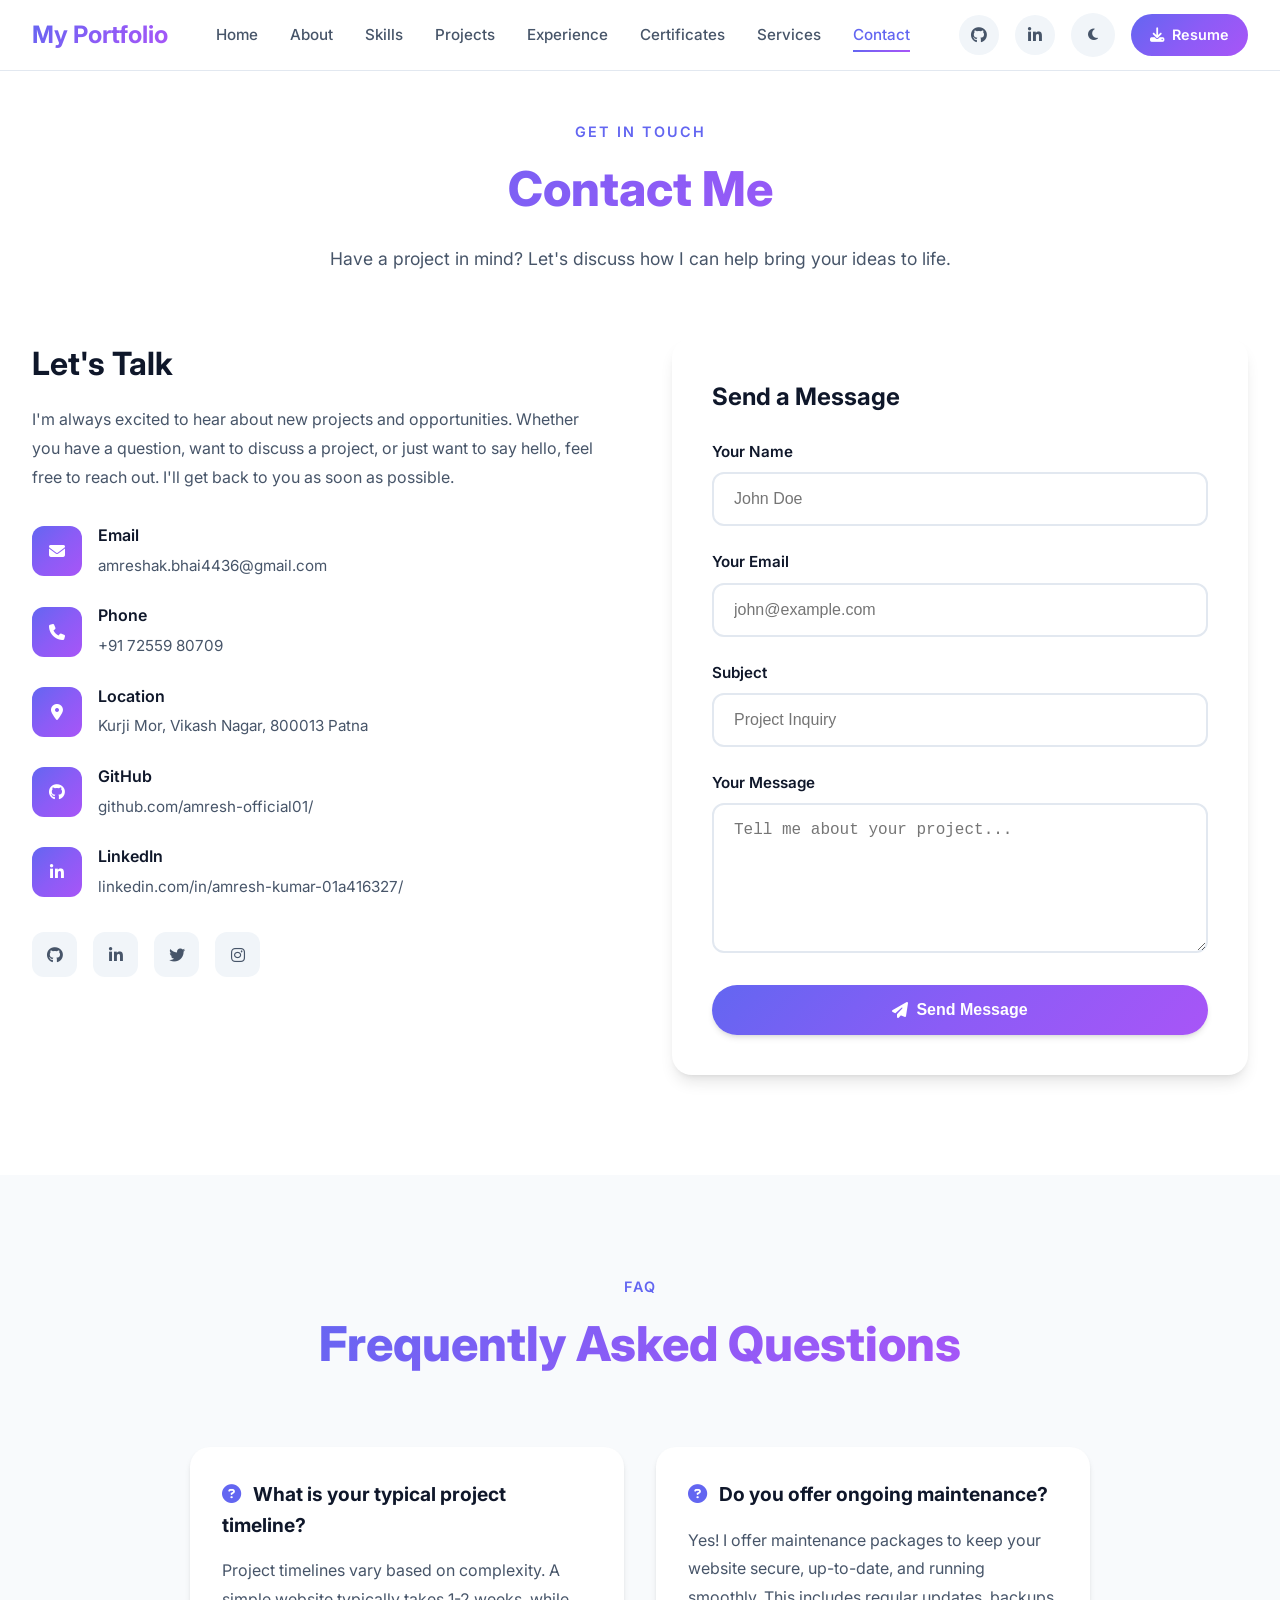
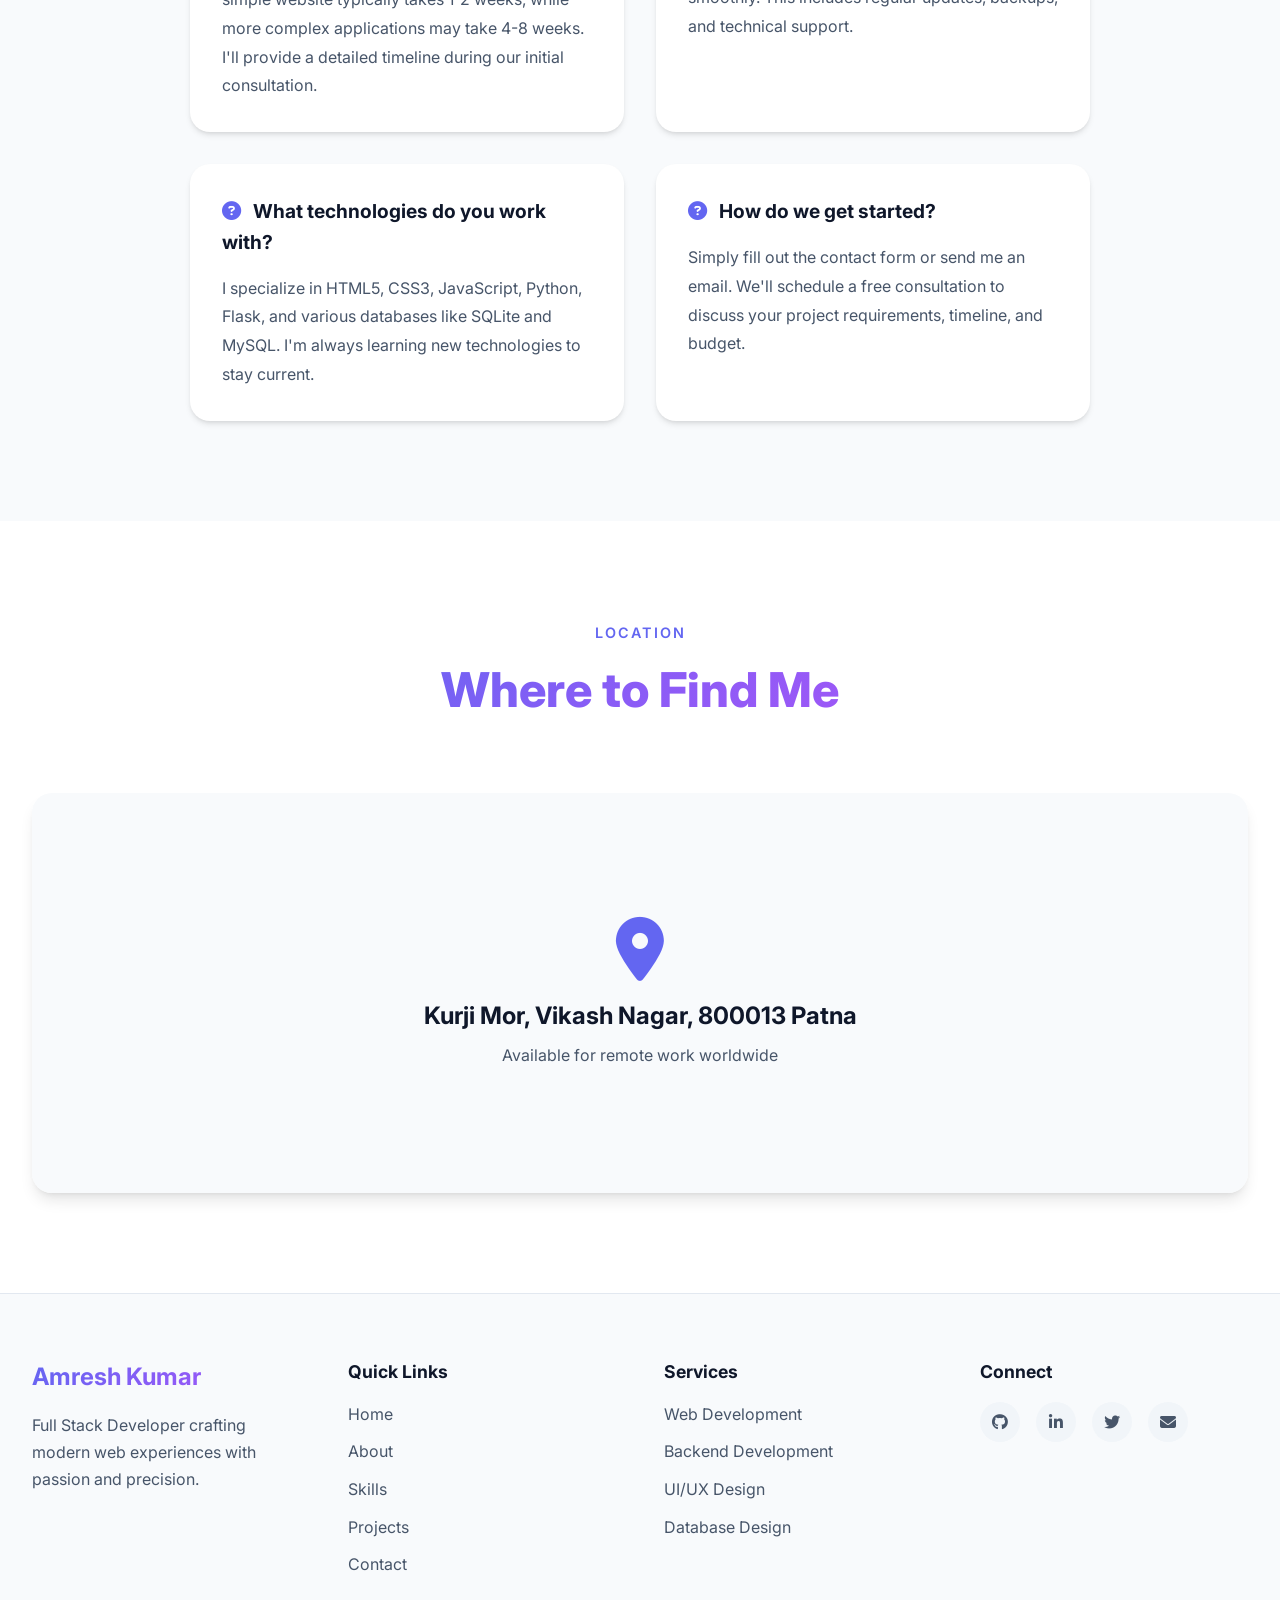
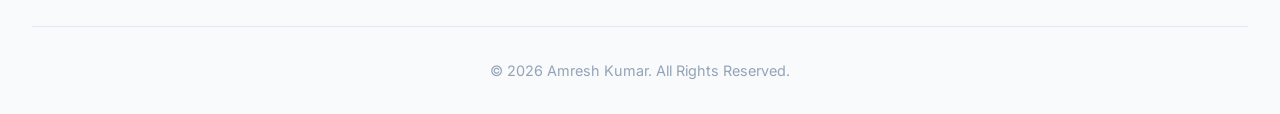
<file: contact.html>
<!DOCTYPE html>
<html lang="en" data-theme="light">
<head>
  <meta charset="UTF-8">
  <meta name="viewport" content="width=device-width, initial-scale=1.0">
  <meta name="description" content="Contact Alex Morgan - Full Stack Developer. Get in touch for web development projects, collaborations, or inquiries.">
  <title>Contact | Alex Morgan - Full Stack Developer</title>
  
  <!-- Google Fonts -->
  <link rel="preconnect" href="https://fonts.googleapis.com">
  <link rel="preconnect" href="https://fonts.gstatic.com" crossorigin>
  <link href="https://fonts.googleapis.com/css2?family=Inter:wght@300;400;500;600;700;800&display=swap" rel="stylesheet">
  
  <!-- Font Awesome -->
  <link rel="stylesheet" href="https://cdnjs.cloudflare.com/ajax/libs/font-awesome/6.4.0/css/all.min.css">
  
  <!-- Custom CSS -->
  <link rel="stylesheet" href="css/style.css">
</head>
<body>
  <!-- Page Loader -->
  <div class="page-loader">
    <div class="loader"></div>
  </div>
  
  <!-- Scroll Progress Bar -->
  <div class="scroll-progress"></div>
  
  <!-- Navigation -->
  <nav class="navbar">
    <div class="nav-container">
      <a href="index.html" class="nav-logo">My Portfolio</a>
      
      <ul class="nav-links">
        <li><a href="index.html" class="nav-link">Home</a></li>
        <li><a href="about.html" class="nav-link">About</a></li>
        <li><a href="skills.html" class="nav-link">Skills</a></li>
        <li><a href="projects.html" class="nav-link">Projects</a></li>
        <li><a href="experience.html" class="nav-link">Experience</a></li>
        <li><a href="certificates.html" class="nav-link">Certificates</a></li>
        <li><a href="services.html" class="nav-link">Services</a></li>
        <li><a href="contact.html" class="nav-link active">Contact</a></li>
      </ul>
      
      <div class="nav-actions">
        <a href="https://github.com/amresh-official01/amresh-official01" target="_blank" class="nav-icon" aria-label="GitHub">
          <i class="fab fa-github"></i>
        </a>
        <a href="https://www.linkedin.com/in/amresh-kumar-01a416327/" target="_blank" class="nav-icon" aria-label="LinkedIn">
          <i class="fab fa-linkedin-in"></i>
        </a>
        <button class="theme-toggle" aria-label="Toggle Theme">
          <i class="fas fa-moon"></i>
        </button>
        <a href="assets/resume.pdf" class="btn-resume" download>
          <i class="fas fa-download"></i> Resume
        </a>
        <div class="hamburger">
          <span></span>
          <span></span>
          <span></span>
        </div>
      </div>
    </div>
  </nav>
  
  <!-- Contact Hero Section -->
  <section class="section" style="padding-top: 120px;">
    <div class="container">
      <div class="section-header reveal">
        <p class="section-subtitle">Get In Touch</p>
        <h2 class="section-title">Contact Me</h2>
        <p class="section-description">
          Have a project in mind? Let's discuss how I can help bring your ideas to life.
        </p>
      </div>
      
      <div class="contact-grid">
        <div class="contact-info reveal-left">
          <h3>Let's Talk</h3>
          <p>
            I'm always excited to hear about new projects and opportunities. Whether you have a question, 
            want to discuss a project, or just want to say hello, feel free to reach out. I'll get back 
            to you as soon as possible.
          </p>
          
          <div class="contact-details">
            <div class="contact-item">
              <div class="contact-icon">
                <i class="fas fa-envelope"></i>
              </div>
              <div class="contact-text">
                <h4>Email</h4>
                <p>amreshak.bhai4436@gmail.com</p>
              </div>
            </div>
            
            <div class="contact-item">
              <div class="contact-icon">
                <i class="fas fa-phone"></i>
              </div>
              <div class="contact-text">
                <h4>Phone</h4>
                <p>+91 72559 80709</p>
              </div>
            </div>
            
            <div class="contact-item">
              <div class="contact-icon">
                <i class="fas fa-map-marker-alt"></i>
              </div>
              <div class="contact-text">
                <h4>Location</h4>
                <p>Kurji Mor, Vikash Nagar, 800013 Patna</p>
              </div>
            </div>
            
            <div class="contact-item">
              <div class="contact-icon">
                <i class="fab fa-github"></i>
              </div>
              <div class="contact-text">
                <h4>GitHub</h4>
                <p>github.com/amresh-official01/</p>
              </div>
            </div>
            
            <div class="contact-item">
              <div class="contact-icon">
                <i class="fab fa-linkedin-in"></i>
              </div>
              <div class="contact-text">
                <h4>LinkedIn</h4>
                <p>linkedin.com/in/amresh-kumar-01a416327/</p>
              </div>
            </div>
          </div>
          
          <div class="contact-social">
            <a href="https://github.com/amresh-official01/amresh-official01" target="_blank" aria-label="GitHub">
              <i class="fab fa-github"></i>
            </a>
            <a href="https://www.linkedin.com/in/amresh-kumar-01a416327/" target="_blank" aria-label="LinkedIn">
              <i class="fab fa-linkedin-in"></i>
            </a>
            <a href="https://twitter.com" target="_blank" aria-label="Twitter">
              <i class="fab fa-twitter"></i>
            </a>
            <a href="https://www.instagram.com/amresh_official01/" target="_blank" aria-label="Instagram">
              <i class="fab fa-instagram"></i>
            </a>
          </div>
        </div>
        
        <div class="contact-form reveal-right">
          <h3 style="margin-bottom: 1.5rem; font-size: 1.5rem;">Send a Message</h3>
          <form id="contact-form">
            <div class="form-group">
              <label for="name" class="form-label">Your Name</label>
              <input type="text" id="name" name="name" class="form-input" placeholder="John Doe" required>
              <span class="error-message">Please enter a valid name</span>
            </div>
            
            <div class="form-group">
              <label for="email" class="form-label">Your Email</label>
              <input type="email" id="email" name="email" class="form-input" placeholder="john@example.com" required>
              <span class="error-message">Please enter a valid email address</span>
            </div>
            
            <div class="form-group">
              <label for="subject" class="form-label">Subject</label>
              <input type="text" id="subject" name="subject" class="form-input" placeholder="Project Inquiry" required>
              <span class="error-message">Please enter a subject</span>
            </div>
            
            <div class="form-group">
              <label for="message" class="form-label">Your Message</label>
              <textarea id="message" name="message" class="form-textarea" placeholder="Tell me about your project..." required></textarea>
              <span class="error-message">Please enter a message (minimum 10 characters)</span>
            </div>
            
            <button type="submit" class="btn btn-primary form-submit">
              <i class="fas fa-paper-plane"></i> Send Message
            </button>
          </form>
        </div>
      </div>
    </div>
  </section>
  
  <!-- FAQ Section -->
  <section class="section" style="background: var(--bg-secondary);">
    <div class="container">
      <div class="section-header reveal">
        <p class="section-subtitle">FAQ</p>
        <h2 class="section-title">Frequently Asked Questions</h2>
      </div>
      
      <div class="skills-grid" style="max-width: 900px; margin: 0 auto;">
        <div class="skill-category reveal stagger-1">
          <h3 style="font-size: 1.2rem; margin-bottom: 1rem;"><i class="fas fa-question-circle" style="color: var(--accent-primary); margin-right: 0.5rem;"></i> What is your typical project timeline?</h3>
          <p style="color: var(--text-secondary); line-height: 1.8;">
            Project timelines vary based on complexity. A simple website typically takes 1-2 weeks, 
            while more complex applications may take 4-8 weeks. I'll provide a detailed timeline 
            during our initial consultation.
          </p>
        </div>
        
        <div class="skill-category reveal stagger-2">
          <h3 style="font-size: 1.2rem; margin-bottom: 1rem;"><i class="fas fa-question-circle" style="color: var(--accent-primary); margin-right: 0.5rem;"></i> Do you offer ongoing maintenance?</h3>
          <p style="color: var(--text-secondary); line-height: 1.8;">
            Yes! I offer maintenance packages to keep your website secure, up-to-date, and running 
            smoothly. This includes regular updates, backups, and technical support.
          </p>
        </div>
        
        <div class="skill-category reveal stagger-3">
          <h3 style="font-size: 1.2rem; margin-bottom: 1rem;"><i class="fas fa-question-circle" style="color: var(--accent-primary); margin-right: 0.5rem;"></i> What technologies do you work with?</h3>
          <p style="color: var(--text-secondary); line-height: 1.8;">
            I specialize in HTML5, CSS3, JavaScript, Python, Flask, and various databases like 
            SQLite and MySQL. I'm always learning new technologies to stay current.
          </p>
        </div>
        
        <div class="skill-category reveal stagger-4">
          <h3 style="font-size: 1.2rem; margin-bottom: 1rem;"><i class="fas fa-question-circle" style="color: var(--accent-primary); margin-right: 0.5rem;"></i> How do we get started?</h3>
          <p style="color: var(--text-secondary); line-height: 1.8;">
            Simply fill out the contact form or send me an email. We'll schedule a free consultation 
            to discuss your project requirements, timeline, and budget.
          </p>
        </div>
      </div>
    </div>
  </section>
  
  <!-- Map Section (Placeholder) -->
  <section class="section">
    <div class="container">
      <div class="section-header reveal">
        <p class="section-subtitle">Location</p>
        <h2 class="section-title">Where to Find Me</h2>
      </div>
      
      <div class="reveal" style="border-radius: 20px; overflow: hidden; box-shadow: var(--shadow-lg);">
        <div style="background: var(--bg-secondary); height: 400px; display: flex; align-items: center; justify-content: center; flex-direction: column;">
          <i class="fas fa-map-marker-alt" style="font-size: 4rem; color: var(--accent-primary); margin-bottom: 1rem;"></i>
          <h3 style="font-size: 1.5rem; margin-bottom: 0.5rem;">Kurji Mor, Vikash Nagar, 800013 Patna</h3>
          <p style="color: var(--text-secondary);">Available for remote work worldwide</p>
        </div>
      </div>
    </div>
  </section>
  
  <!-- Footer -->
  <footer class="footer">
    <div class="footer-content">
      <div class="footer-brand">
        <h3>Amresh Kumar</h3>
        <p>Full Stack Developer crafting modern web experiences with passion and precision.</p>
      </div>
      
      <div class="footer-links">
        <h4>Quick Links</h4>
        <ul>
          <li><a href="index.html">Home</a></li>
          <li><a href="about.html">About</a></li>
          <li><a href="skills.html">Skills</a></li>
          <li><a href="projects.html">Projects</a></li>
          <li><a href="contact.html">Contact</a></li>
        </ul>
      </div>
      
      <div class="footer-links">
        <h4>Services</h4>
        <ul>
          <li><a href="services.html">Web Development</a></li>
          <li><a href="services.html">Backend Development</a></li>
          <li><a href="services.html">UI/UX Design</a></li>
          <li><a href="services.html">Database Design</a></li>
        </ul>
      </div>
      
      <div class="footer-social">
        <h4>Connect</h4>
        <div class="footer-social-icons">
          <a href="https://github.com/amresh-official01/amresh-official01" target="_blank" aria-label="GitHub">
            <i class="fab fa-github"></i>
          </a>
          <a href="https://www.linkedin.com/in/amresh-kumar-01a416327/" target="_blank" aria-label="LinkedIn">
            <i class="fab fa-linkedin-in"></i>
          </a>
          <a href="https://twitter.com" target="_blank" aria-label="Twitter">
            <i class="fab fa-twitter"></i>
          </a>
          <a href="mailto:alex@example.com" aria-label="Email">
            <i class="fas fa-envelope"></i>
          </a>
        </div>
      </div>
    </div>
    
    <div class="footer-bottom">
      <p>&copy; 2026 Amresh Kumar. All Rights Reserved.</p>
    </div>
  </footer>
  
  <!-- JavaScript -->
  <script src="js/script.js"></script>
</body>
</html>
</file>
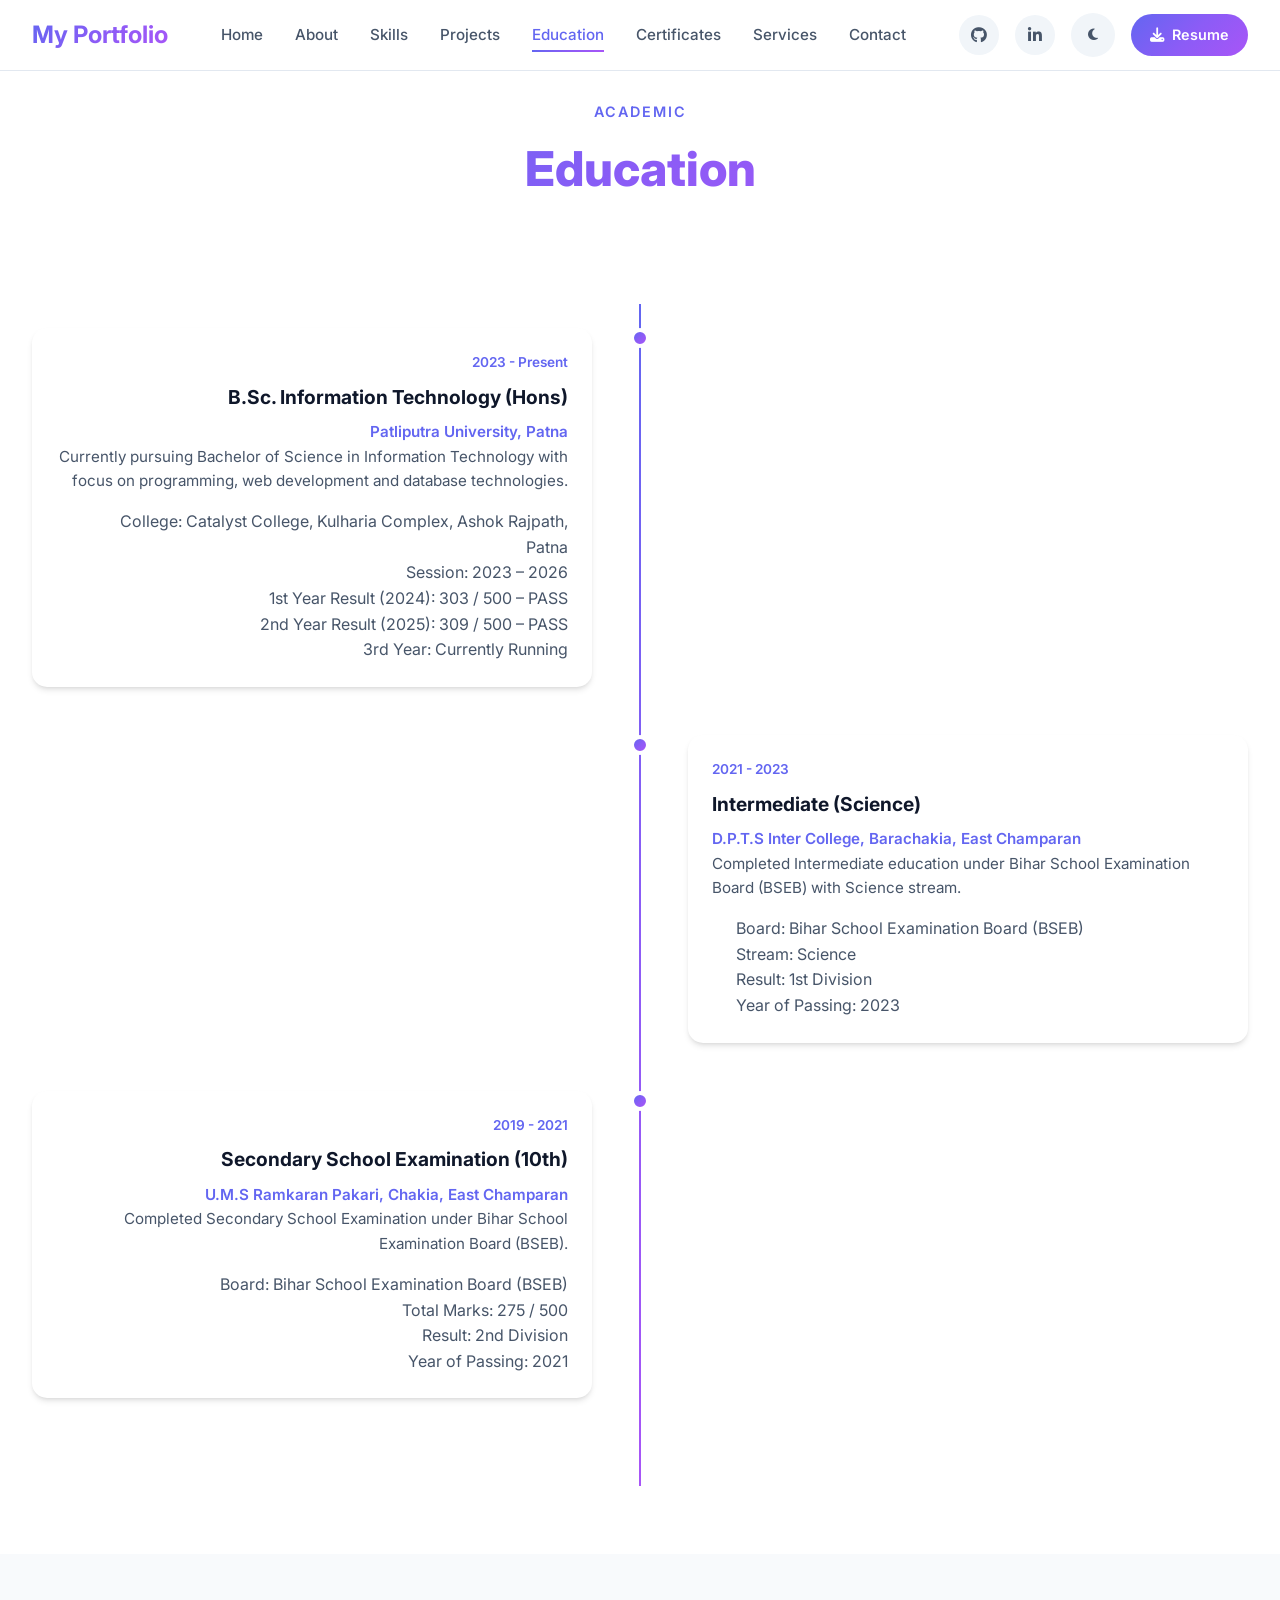
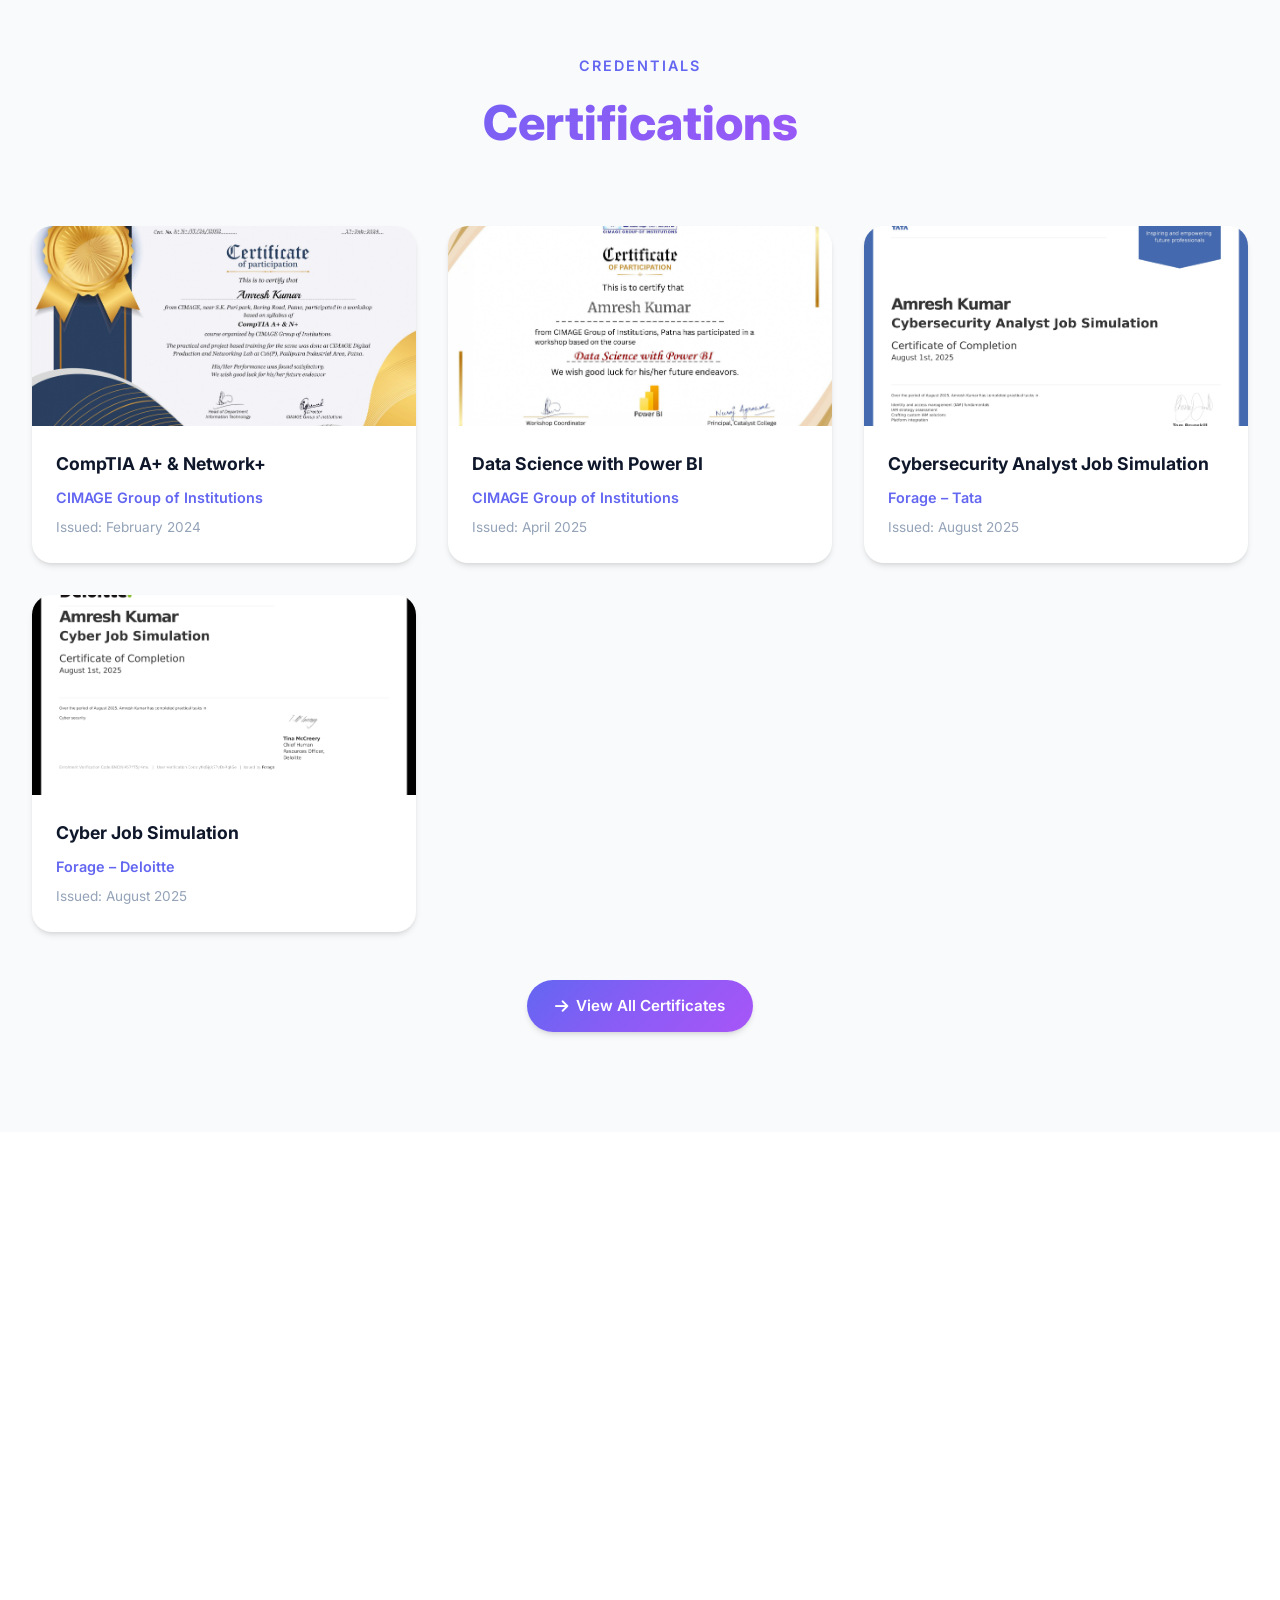
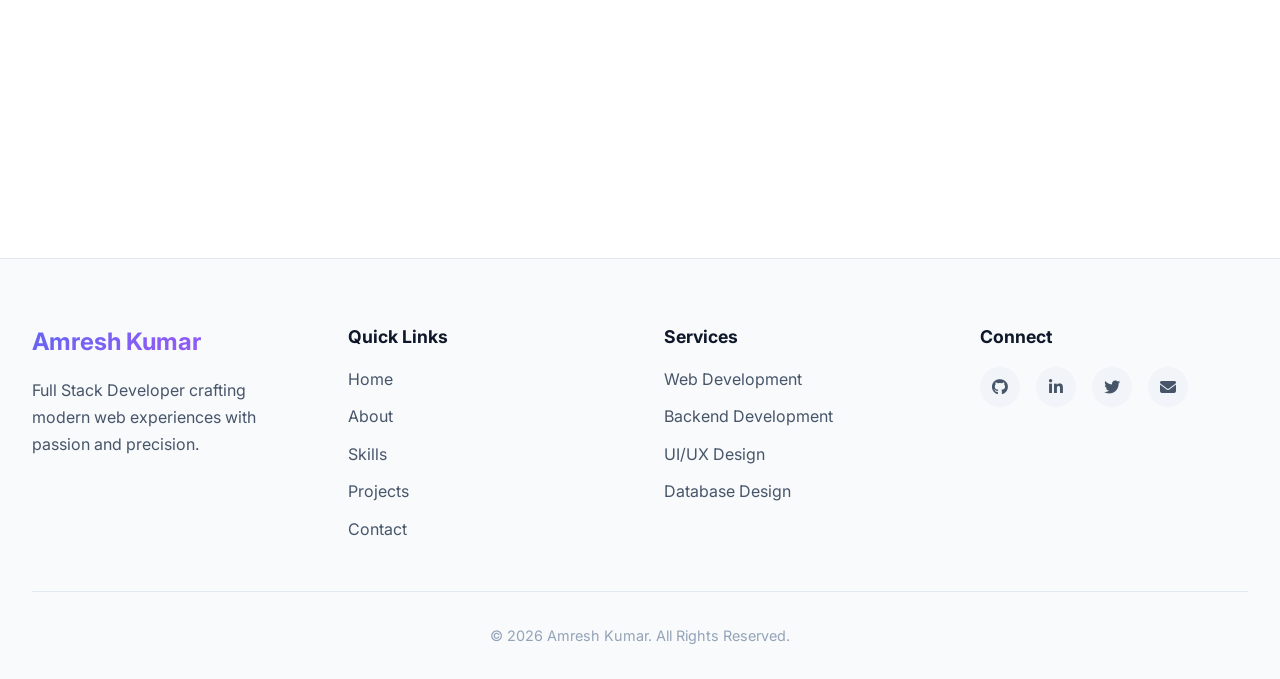
<file: education.html>
<!DOCTYPE html>
<html lang="en" data-theme="light">
<head>
  <meta charset="UTF-8">
  <meta name="viewport" content="width=device-width, initial-scale=1.0">
  <meta name="description" content="Experience and education of Alex Morgan - Full Stack Developer. View my professional journey and qualifications.">
  <title>Education | Alex Morgan - Full Stack Developer</title>
  
  <!-- Google Fonts -->
  <link rel="preconnect" href="https://fonts.googleapis.com">
  <link rel="preconnect" href="https://fonts.gstatic.com" crossorigin>
  <link href="https://fonts.googleapis.com/css2?family=Inter:wght@300;400;500;600;700;800&display=swap" rel="stylesheet">
  
  <!-- Font Awesome -->
  <link rel="stylesheet" href="https://cdnjs.cloudflare.com/ajax/libs/font-awesome/6.4.0/css/all.min.css">
  
  <!-- Custom CSS -->
  <link rel="stylesheet" href="css/style.css">
</head>
<body>
  <!-- Page Loader -->
  <div class="page-loader">
    <div class="loader"></div>
  </div>
  
  <!-- Scroll Progress Bar -->
  <div class="scroll-progress"></div>
  
  <!-- Navigation -->
  <nav class="navbar">
    <div class="nav-container">
      <a href="index.html" class="nav-logo">My Portfolio</a>
      
      <ul class="nav-links">
        <li><a href="index.html" class="nav-link">Home</a></li>
        <li><a href="about.html" class="nav-link">About</a></li>
        <li><a href="skills.html" class="nav-link">Skills</a></li>
        <li><a href="projects.html" class="nav-link">Projects</a></li>
        <li><a href="education.html" class="nav-link active">Education</a></li>
        <li><a href="certificates.html" class="nav-link">Certificates</a></li>
        <li><a href="services.html" class="nav-link">Services</a></li>
        <li><a href="contact.html" class="nav-link">Contact</a></li>
      </ul>
      
      <div class="nav-actions">
        <a href="https://github.com/amresh-official01/amresh-official01" target="_blank" class="nav-icon" aria-label="GitHub">
          <i class="fab fa-github"></i>
        </a>
        <a href="https://www.linkedin.com/in/amresh-kumar-01a416327/" target="_blank" class="nav-icon" aria-label="LinkedIn">
          <i class="fab fa-linkedin-in"></i>
        </a>
        <button class="theme-toggle" aria-label="Toggle Theme">
          <i class="fas fa-moon"></i>
        </button>
        <a href="assets/resume.pdf" class="btn-resume" download>
          <i class="fas fa-download"></i> Resume
        </a>
        <div class="hamburger">
          <span></span>
          <span></span>
          <span></span>
        </div>
      </div>
    </div>
  </nav>
  
  <!-- Experience Hero Section
  <section class="section" style="padding-top: 120px;">
    <div class="container">
      <div class="section-header reveal">
        <p class="section-subtitle">My Journey</p>
        <h2 class="section-title">Education</h2>
        <p class="section-description">
          The path that shaped my career as a developer
        </p>
      </div>
    </div>
  </section> -->
  
  <!-- Work Experience Section
  <section class="section" style="background: var(--bg-secondary);">
    <div class="container">
      <div class="section-header reveal">
        <p class="section-subtitle">Professional</p>
        <h2 class="section-title">Work Experience</h2>
      </div>
      
      <div class="timeline">

        <div class="timeline-item reveal stagger-1">
          <div class="timeline-dot"></div>
          <div class="timeline-content">
            <div class="timeline-date">2023 - 2026</div>
            <h3 class="timeline-title">B.Sc. Information Technology (Hons)</h3>
            <p class="timeline-desc" style="color: var(--accent-primary); font-weight: 600;">
              Patliputra University, Patna
            </p>
            <p class="timeline-desc">
              Pursuing Bachelor of Science in Information Technology with focus on programming,
              web development, and database technologies.
            </p>

            <ul style="margin-top: 1rem; padding-left: 1.5rem; color: var(--text-secondary);">
              <li>College: Catalyst College, Kulharia Complex, Ashok Rajpath, Patna</li>
              <li>Course: B.Sc. Information Technology (Hons)</li>
              <li>Session: 2023 – 2026</li>
              <li>University: Patliputra University, Patna</li>
            </ul>
          </div>
        </div>

        <div class="timeline-item reveal stagger-2">
          <div class="timeline-dot"></div>
          <div class="timeline-content">
            <div class="timeline-date">2024</div>
            <h3 class="timeline-title">B.Sc. IT Part-I Result</h3>
            <p class="timeline-desc" style="color: var(--accent-primary); font-weight: 600;">
              Patliputra University
            </p>

            <ul style="margin-top: 1rem; padding-left: 1.5rem; color: var(--text-secondary);">
              <li>Information Technology: 109 / 200</li>
              <li>Mathematics: 64 / 100</li>
              <li>English: 60 / 100</li>
              <li>Grand Total: 303 / 500</li>
              <li>Result: PASS</li>
            </ul>
          </div>
        </div>

        <div class="timeline-item reveal stagger-3">
          <div class="timeline-dot"></div>
          <div class="timeline-content">
            <div class="timeline-date">2025</div>
            <h3 class="timeline-title">B.Sc. IT Part-II Result</h3>
            <p class="timeline-desc" style="color: var(--accent-primary); font-weight: 600;">
              Patliputra University
            </p>

            <ul style="margin-top: 1rem; padding-left: 1.5rem; color: var(--text-secondary);">
              <li>Information Technology: 133 / 200</li>
              <li>Mathematics: 56 / 100</li>
              <li>English: 70 / 100</li>
              <li>Grand Total: 309 / 500</li>
              <li>Result: PASS</li>
            </ul>
          </div>
        </div>        
      </div>
    </div>
  </section> -->
  
  <!-- Education Section -->
  <section class="section">
    <div class="container">
      <div class="section-header reveal">
        <p class="section-subtitle">Academic</p>
        <h2 class="section-title">Education</h2>
      </div>
      
      <div class="timeline">
        <div class="timeline-item reveal stagger-1">
          <div class="timeline-dot"></div>
          <div class="timeline-content">
            <div class="timeline-date">2023 - Present</div>
            <h3 class="timeline-title">B.Sc. Information Technology (Hons)</h3>
            <p class="timeline-desc" style="color: var(--accent-primary); font-weight: 600;">
              Patliputra University, Patna
            </p>
            <p class="timeline-desc">
              Currently pursuing Bachelor of Science in Information Technology with focus on programming,
              web development and database technologies.
            </p>
            <ul style="margin-top: 1rem; padding-left: 1.5rem; color: var(--text-secondary);">
              <li>College: Catalyst College, Kulharia Complex, Ashok Rajpath, Patna</li>
              <li>Session: 2023 – 2026</li>
              <li>1st Year Result (2024): 303 / 500 – PASS</li>
              <li>2nd Year Result (2025): 309 / 500 – PASS</li>
              <li>3rd Year: Currently Running</li>
            </ul>
          </div>
        </div>

        <div class="timeline-item reveal stagger-2">
          <div class="timeline-dot"></div>
          <div class="timeline-content">
            <div class="timeline-date">2021 - 2023</div>
            <h3 class="timeline-title">Intermediate (Science)</h3>
            <p class="timeline-desc" style="color: var(--accent-primary); font-weight: 600;">
              D.P.T.S Inter College, Barachakia, East Champaran
            </p>
            <p class="timeline-desc">
              Completed Intermediate education under Bihar School Examination Board (BSEB) with Science stream.
            </p>
            <ul style="margin-top: 1rem; padding-left: 1.5rem; color: var(--text-secondary);">
              <li>Board: Bihar School Examination Board (BSEB)</li>
              <li>Stream: Science</li>
              <li>Result: 1st Division</li>
              <li>Year of Passing: 2023</li>
            </ul>
          </div>
        </div>

        <div class="timeline-item reveal stagger-3">
          <div class="timeline-dot"></div>
          <div class="timeline-content">
            <div class="timeline-date">2019 - 2021</div>
            <h3 class="timeline-title">Secondary School Examination (10th)</h3>
            <p class="timeline-desc" style="color: var(--accent-primary); font-weight: 600;">
              U.M.S Ramkaran Pakari, Chakia, East Champaran
            </p>
            <p class="timeline-desc">
              Completed Secondary School Examination under Bihar School Examination Board (BSEB).
            </p>
            <ul style="margin-top: 1rem; padding-left: 1.5rem; color: var(--text-secondary);">
              <li>Board: Bihar School Examination Board (BSEB)</li>
              <li>Total Marks: 275 / 500</li>
              <li>Result: 2nd Division</li>
              <li>Year of Passing: 2021</li>
            </ul>
          </div>
        </div>
      </div>
    </div>
  </section>
  
  <!-- Certifications Section -->
  <section class="section" style="background: var(--bg-secondary);">
    <div class="container">
      <div class="section-header reveal">
        <p class="section-subtitle">Credentials</p>
        <h2 class="section-title">Certifications</h2>
      </div>
      
      <div class="certificates-grid">

        <div class="certificate-card reveal stagger-1">
          <div class="certificate-image">
            <img src="images/CompTIA A+ & Network+ Certificate.jpg" alt="CompTIA A+ & Network+">
          </div>
          <div class="certificate-content">
            <h3 class="certificate-title">CompTIA A+ & Network+</h3>
            <p class="certificate-org">CIMAGE Group of Institutions</p>
            <p class="certificate-date">Issued: February 2024</p>
          </div>
        </div>

        <div class="certificate-card reveal stagger-2">
          <div class="certificate-image">
            <img src="images/Data Science With Power BI Certificate.jpg" alt="Data Science with Power BI">
          </div>
          <div class="certificate-content">
            <h3 class="certificate-title">Data Science with Power BI</h3>
            <p class="certificate-org">CIMAGE Group of Institutions</p>
            <p class="certificate-date">Issued: April 2025</p>
          </div>
        </div>

        <div class="certificate-card reveal stagger-3">
          <div class="certificate-image">
            <img src="images/Cybersecurity Analyst Simulation Certificate.jpg" alt="Cybersecurity Analyst Job Simulation">
          </div>
          <div class="certificate-content">
            <h3 class="certificate-title">Cybersecurity Analyst Job Simulation</h3>
            <p class="certificate-org">Forage – Tata</p>
            <p class="certificate-date">Issued: August 2025</p>
          </div>
        </div>

        <div class="certificate-card reveal stagger-4">
          <div class="certificate-image">
            <img src="images/Cyber Job Simulation Certificate.jpg" alt="Cyber Job Simulation">
          </div>
          <div class="certificate-content">
            <h3 class="certificate-title">Cyber Job Simulation</h3>
            <p class="certificate-org">Forage – Deloitte</p>
            <p class="certificate-date">Issued: August 2025</p>
          </div>
        </div> 
      </div>
      
      <div style="text-align: center; margin-top: 3rem;">
        <a href="certificates.html" class="btn btn-primary">
          <i class="fas fa-arrow-right"></i> View All Certificates
        </a>
      </div>
    </div>
  </section>
  
  <!-- Skills Summary -->
  <section class="section">
    <div class="container">
      <div class="section-header reveal">
        <p class="section-subtitle">Expertise</p>
        <h2 class="section-title">Key Skills Developed</h2>
      </div>
      
      <div class="services-grid">
        <div class="service-card reveal stagger-1">
          <div class="service-icon">
            <i class="fas fa-code"></i>
          </div>
          <h3 class="service-title">Frontend Development</h3>
          <p class="service-desc">
            HTML5, CSS3, JavaScript, Bootstrap, Responsive Web Design
          </p>
        </div>

        <div class="service-card reveal stagger-2">
          <div class="service-icon">
            <i class="fas fa-server"></i>
          </div>
          <h3 class="service-title">Backend Development</h3>
          <p class="service-desc">
            REST APIs, Server-side Logic, Basic Authentication
          </p>
        </div>

        <div class="service-card reveal stagger-3">
          <div class="service-icon">
            <i class="fas fa-database"></i>
          </div>
          <h3 class="service-title">Database Management</h3>
          <p class="service-desc">
            PostgreSQL, MongoDB, Database Design, Data Handling
          </p>
        </div>

        <div class="service-card reveal stagger-4">
          <div class="service-icon">
            <i class="fas fa-tools"></i>
          </div>
          <h3 class="service-title">Development Tools</h3>
          <p class="service-desc">
            Git, GitHub, VS Code, Power BI, MS Excel, Debugging Tools
          </p>
        </div>        
      </div>
    </div>
  </section>
  
  <!-- Footer -->
  <footer class="footer">
    <div class="footer-content">
      <div class="footer-brand">
        <h3>Amresh Kumar</h3>
        <p>Full Stack Developer crafting modern web experiences with passion and precision.</p>
      </div>
      
      <div class="footer-links">
        <h4>Quick Links</h4>
        <ul>
          <li><a href="index.html">Home</a></li>
          <li><a href="about.html">About</a></li>
          <li><a href="skills.html">Skills</a></li>
          <li><a href="projects.html">Projects</a></li>
          <li><a href="contact.html">Contact</a></li>
        </ul>
      </div>
      
      <div class="footer-links">
        <h4>Services</h4>
        <ul>
          <li><a href="services.html">Web Development</a></li>
          <li><a href="services.html">Backend Development</a></li>
          <li><a href="services.html">UI/UX Design</a></li>
          <li><a href="services.html">Database Design</a></li>
        </ul>
      </div>
      
      <div class="footer-social">
        <h4>Connect</h4>
        <div class="footer-social-icons">
          <a href="https://github.com" target="_blank" aria-label="GitHub">
            <i class="fab fa-github"></i>
          </a>
          <a href="https://linkedin.com" target="_blank" aria-label="LinkedIn">
            <i class="fab fa-linkedin-in"></i>
          </a>
          <a href="https://twitter.com" target="_blank" aria-label="Twitter">
            <i class="fab fa-twitter"></i>
          </a>
          <a href="mailto:alex@example.com" aria-label="Email">
            <i class="fas fa-envelope"></i>
          </a>
        </div>
      </div>
    </div>
    
    <div class="footer-bottom">
      <p>&copy; 2026 Amresh Kumar. All Rights Reserved.</p>
    </div>
  </footer>
  
  <!-- JavaScript -->
  <script src="js/script.js"></script>
</body>
</html>
</file>
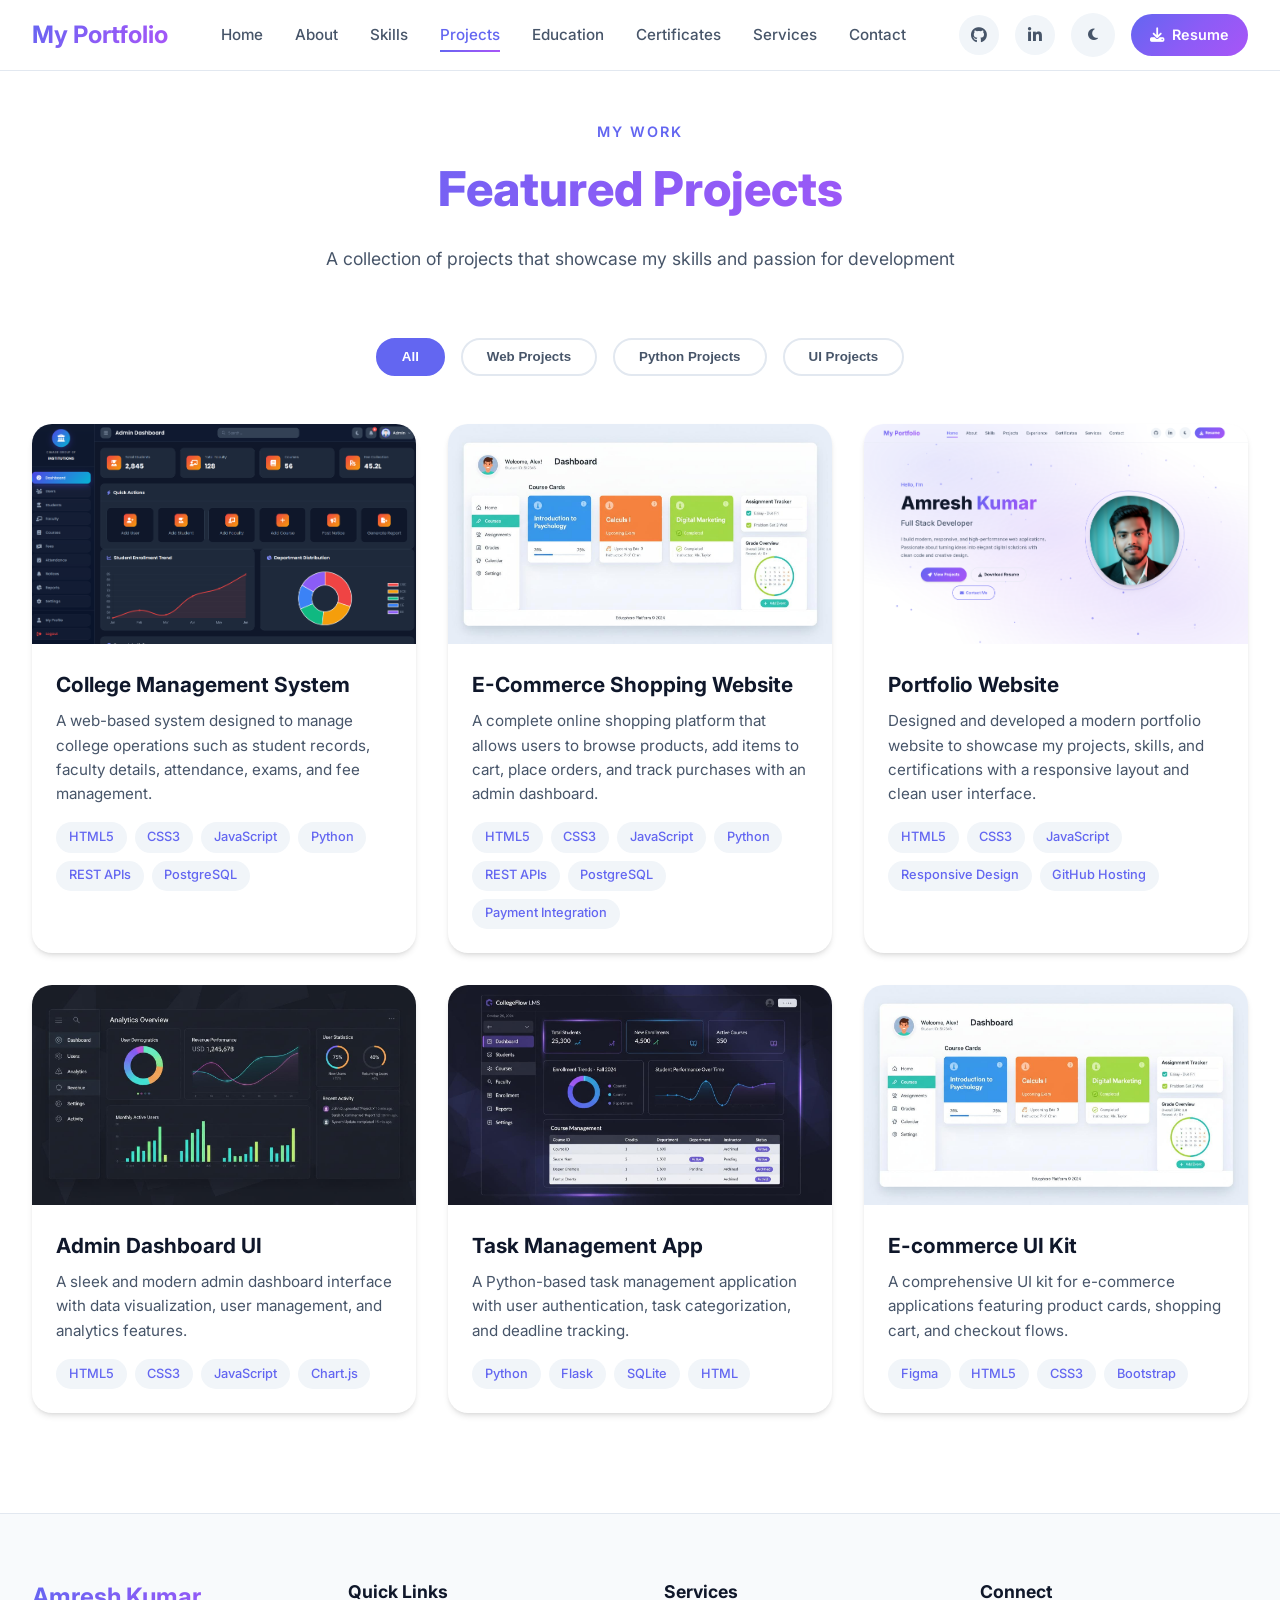
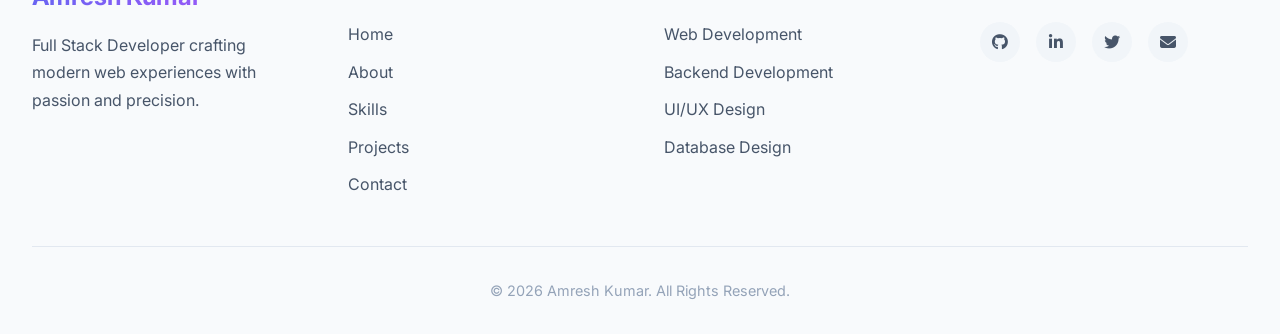
<file: projects.html>
<!DOCTYPE html>
<html lang="en" data-theme="light">
<head>
  <meta charset="UTF-8">
  <meta name="viewport" content="width=device-width, initial-scale=1.0">
  <meta name="description" content="Projects by Alex Morgan - Full Stack Developer. View my portfolio of web applications, Python projects, and UI designs.">
  <title>Projects | Alex Morgan - Full Stack Developer</title>
  
  <!-- Google Fonts -->
  <link rel="preconnect" href="https://fonts.googleapis.com">
  <link rel="preconnect" href="https://fonts.gstatic.com" crossorigin>
  <link href="https://fonts.googleapis.com/css2?family=Inter:wght@300;400;500;600;700;800&display=swap" rel="stylesheet">
  
  <!-- Font Awesome -->
  <link rel="stylesheet" href="https://cdnjs.cloudflare.com/ajax/libs/font-awesome/6.4.0/css/all.min.css">
  
  <!-- Custom CSS -->
  <link rel="stylesheet" href="css/style.css">
</head>
<body>
  <!-- Page Loader -->
  <div class="page-loader">
    <div class="loader"></div>
  </div>
  
  <!-- Scroll Progress Bar -->
  <div class="scroll-progress"></div>
  
  <!-- Navigation -->
  <nav class="navbar">
    <div class="nav-container">
      <a href="index.html" class="nav-logo">My Portfolio</a>
      
      <ul class="nav-links">
        <li><a href="index.html" class="nav-link">Home</a></li>
        <li><a href="about.html" class="nav-link">About</a></li>
        <li><a href="skills.html" class="nav-link">Skills</a></li>
        <li><a href="projects.html" class="nav-link active">Projects</a></li>
        <li><a href="education.html" class="nav-link">Education</a></li>
        <li><a href="certificates.html" class="nav-link">Certificates</a></li>
        <li><a href="services.html" class="nav-link">Services</a></li>
        <li><a href="contact.html" class="nav-link">Contact</a></li>
      </ul>
      
      <div class="nav-actions">
        <a href="https://github.com/amresh-official01/amresh-official01" target="_blank" class="nav-icon" aria-label="GitHub">
          <i class="fab fa-github"></i>
        </a>
        <a href="https://www.linkedin.com/in/amresh-kumar-01a416327/" target="_blank" class="nav-icon" aria-label="LinkedIn">
          <i class="fab fa-linkedin-in"></i>
        </a>
        <button class="theme-toggle" aria-label="Toggle Theme">
          <i class="fas fa-moon"></i>
        </button>
        <a href="assets/resume.pdf" class="btn-resume" download>
          <i class="fas fa-download"></i> Resume
        </a>
        <div class="hamburger">
          <span></span>
          <span></span>
          <span></span>
        </div>
      </div>
    </div>
  </nav>
  
  <!-- Projects Section -->
  <section class="section" style="padding-top: 120px;">
    <div class="container">
      <div class="section-header reveal">
        <p class="section-subtitle">My Work</p>
        <h2 class="section-title">Featured Projects</h2>
        <p class="section-description">
          A collection of projects that showcase my skills and passion for development
        </p>
      </div>
      
      <!-- Filter Buttons -->
      <div class="projects-filter reveal">
        <button class="filter-btn active" data-filter="all">All</button>
        <button class="filter-btn" data-filter="web">Web Projects</button>
        <button class="filter-btn" data-filter="python">Python Projects</button>
        <button class="filter-btn" data-filter="ui">UI Projects</button>
      </div>
      
      <!-- Projects Grid -->
      <div class="projects-grid">
        <!-- Project 1: College Management System -->
        <div class="project-card reveal stagger-1" data-category="web">
          <div class="project-image">
            <img src="images/College Management System.png" alt="College Management System">
            <div class="project-overlay">
              <a href="#" class="project-btn" data-modal="project-modal-1" title="View Details">
                <i class="fas fa-eye"></i>
              </a>
              <a href="https://github.com" target="_blank" class="project-btn" title="View Code">
                <i class="fas fa-code"></i>
              </a>
            </div>
          </div>
          <div class="project-content">
            <h3 class="project-title">College Management System</h3>
            <p class="project-desc">
              A web-based system designed to manage college operations such as student records,
              faculty details, attendance, exams, and fee management.            
            </p>
          <div class="project-tech">
            <span>HTML5</span>
            <span>CSS3</span>
            <span>JavaScript</span>
            <span>Python</span>
            <span>REST APIs</span>
            <span>PostgreSQL</span>
          </div>
        </div>
      </div>
        
        <!-- Project 2: Student Portal Dashboard -->
        <div class="project-card reveal stagger-2" data-category="web">
          <div class="project-image">
            <img src="images/project-student.jpg" alt="Student Portal Dashboard">
            <div class="project-overlay">
              <a href="#" class="project-btn" data-modal="project-modal-2" title="View Details">
                <i class="fas fa-eye"></i>
              </a>
              <a href="https://github.com" target="_blank" class="project-btn" title="View Code">
                <i class="fas fa-code"></i>
              </a>
            </div>
          </div>
          <div class="project-content">
            <h3 class="project-title">E-Commerce Shopping Website</h3>
            <p class="project-desc">
              A complete online shopping platform that allows users to browse products,
              add items to cart, place orders, and track purchases with an admin dashboard.            
            </p>
          <div class="project-tech">
            <span>HTML5</span>
            <span>CSS3</span>
            <span>JavaScript</span>
            <span>Python</span>
            <span>REST APIs</span>
            <span>PostgreSQL</span>
            <span>Payment Integration</span>
          </div>
        </div>
        </div>
        
        <!-- Project 3: Portfolio Website -->
        <div class="project-card reveal stagger-3" data-category="web">
          <div class="project-image">
            <img src="images/Portfolio Website.png" alt="Portfolio Website">
            <div class="project-overlay">
              <a href="#" class="project-btn" data-modal="project-modal-3" title="View Details">
                <i class="fas fa-eye"></i>
              </a>
              <a href="https://github.com" target="_blank" class="project-btn" title="View Code">
                <i class="fas fa-code"></i>
              </a>
            </div>
          </div>
          <div class="project-content">
            <h3 class="project-title">Portfolio Website</h3>
            <p class="project-desc">
              Designed and developed a modern portfolio website to showcase my projects, skills, 
              and certifications with a responsive layout and clean user interface.            
            </p>
            <div class="project-tech">
              <span>HTML5</span>
              <span>CSS3</span>
              <span>JavaScript</span>
              <span>Responsive Design</span>
              <span>GitHub Hosting</span>
            </div>
          </div>
        </div>
        
        <!-- Project 4: Admin Dashboard UI -->
        <div class="project-card reveal stagger-4" data-category="ui">
          <div class="project-image">
            <img src="images/project-admin.jpg" alt="Admin Dashboard UI">
            <div class="project-overlay">
              <a href="#" class="project-btn" data-modal="project-modal-4" title="View Details">
                <i class="fas fa-eye"></i>
              </a>
              <a href="https://github.com" target="_blank" class="project-btn" title="View Code">
                <i class="fas fa-code"></i>
              </a>
            </div>
          </div>
          <div class="project-content">
            <h3 class="project-title">Admin Dashboard UI</h3>
            <p class="project-desc">
              A sleek and modern admin dashboard interface with data visualization, user management, and 
              analytics features.
            </p>
            <div class="project-tech">
              <span>HTML5</span>
              <span>CSS3</span>
              <span>JavaScript</span>
              <span>Chart.js</span>
            </div>
          </div>
        </div>
        
        <!-- Project 5: Task Management App -->
        <div class="project-card reveal stagger-5" data-category="python">
          <div class="project-image">
            <img src="images/project-college.jpg" alt="Task Management App">
            <div class="project-overlay">
              <a href="#" class="project-btn" data-modal="project-modal-5" title="View Details">
                <i class="fas fa-eye"></i>
              </a>
              <a href="https://github.com" target="_blank" class="project-btn" title="View Code">
                <i class="fas fa-code"></i>
              </a>
            </div>
          </div>
          <div class="project-content">
            <h3 class="project-title">Task Management App</h3>
            <p class="project-desc">
              A Python-based task management application with user authentication, task categorization, 
              and deadline tracking.
            </p>
            <div class="project-tech">
              <span>Python</span>
              <span>Flask</span>
              <span>SQLite</span>
              <span>HTML</span>
            </div>
          </div>
        </div>
        
        <!-- Project 6: E-commerce UI Kit -->
        <div class="project-card reveal stagger-6" data-category="ui">
          <div class="project-image">
            <img src="images/project-student.jpg" alt="E-commerce UI Kit">
            <div class="project-overlay">
              <a href="#" class="project-btn" data-modal="project-modal-6" title="View Details">
                <i class="fas fa-eye"></i>
              </a>
              <a href="https://github.com" target="_blank" class="project-btn" title="View Code">
                <i class="fas fa-code"></i>
              </a>
            </div>
          </div>
          <div class="project-content">
            <h3 class="project-title">E-commerce UI Kit</h3>
            <p class="project-desc">
              A comprehensive UI kit for e-commerce applications featuring product cards, shopping cart, 
              and checkout flows.
            </p>
            <div class="project-tech">
              <span>Figma</span>
              <span>HTML5</span>
              <span>CSS3</span>
              <span>Bootstrap</span>
            </div>
          </div>
        </div>
      </div>
    </div>
  </section>
  
  <!-- Project Modals -->
  <div class="modal" id="project-modal-1">
    <div class="modal-content">
      <button class="modal-close"><i class="fas fa-times"></i></button>
      <img src="images/project-college.jpg" alt="College Management System" class="modal-image">
      <div class="modal-body">
        <h2 class="modal-title">College Management System</h2>
        <p class="modal-desc">
          A comprehensive web-based platform designed to streamline college operations. The system includes 
          modules for student enrollment, course management, faculty administration, attendance tracking, 
          grade management, and report generation. Built with a focus on usability and efficiency, this 
          system helps educational institutions manage their day-to-day operations seamlessly.
        </p>
        <p class="modal-desc">
          <strong>Key Features:</strong><br>
          • Student enrollment and profile management<br>
          • Course creation and scheduling<br>
          • Faculty assignment and management<br>
          • Attendance tracking system<br>
          • Grade management and report cards<br>
          • Automated report generation
        </p>
        <div class="project-tech" style="margin-bottom: 1.5rem;">
          <span>HTML5</span>
          <span>CSS3</span>
          <span>JavaScript</span>
          <span>Python</span>
          <span>Flask</span>
          <span>SQLite</span>
        </div>
        <div class="modal-actions">
          <a href="#" class="btn btn-primary"><i class="fas fa-external-link-alt"></i> Live Demo</a>
          <a href="https://github.com" target="_blank" class="btn btn-secondary"><i class="fab fa-github"></i> View Code</a>
        </div>
      </div>
    </div>
  </div>
  
  <div class="modal" id="project-modal-2">
    <div class="modal-content">
      <button class="modal-close"><i class="fas fa-times"></i></button>
      <img src="images/project-student.jpg" alt="Student Portal Dashboard" class="modal-image">
      <div class="modal-body">
        <h2 class="modal-title">Student Portal Dashboard</h2>
        <p class="modal-desc">
          An intuitive dashboard for students to track their academic journey. Features include course 
          enrollment, assignment tracking, grade overview, calendar integration, and real-time notifications. 
          Designed with a clean, modern interface for optimal user experience.
        </p>
        <p class="modal-desc">
          <strong>Key Features:</strong><br>
          • Course enrollment and management<br>
          • Assignment submission and tracking<br>
          • Real-time grade updates<br>
          • Academic calendar integration<br>
          • Notification system<br>
          • Progress analytics
        </p>
        <div class="project-tech" style="margin-bottom: 1.5rem;">
          <span>HTML5</span>
          <span>CSS3</span>
          <span>Bootstrap</span>
          <span>JavaScript</span>
          <span>Python</span>
        </div>
        <div class="modal-actions">
          <a href="#" class="btn btn-primary"><i class="fas fa-external-link-alt"></i> Live Demo</a>
          <a href="https://github.com" target="_blank" class="btn btn-secondary"><i class="fab fa-github"></i> View Code</a>
        </div>
      </div>
    </div>
  </div>
  
  <div class="modal" id="project-modal-3">
    <div class="modal-content">
      <button class="modal-close"><i class="fas fa-times"></i></button>
      <img src="images/project-portfolio.jpg" alt="Portfolio Website" class="modal-image">
      <div class="modal-body">
        <h2 class="modal-title">Portfolio Website</h2>
        <p class="modal-desc">
          A modern, responsive portfolio website built to showcase skills, projects, and professional experience. 
          Features include dark/light mode toggle, smooth animations, particle background effects, and a 
          clean, minimalist design that puts content first.
        </p>
        <p class="modal-desc">
          <strong>Key Features:</strong><br>
          • Dark/Light mode toggle<br>
          • Smooth scroll animations<br>
          • Particle background effect<br>
          • Responsive design<br>
          • Project filtering<br>
          • Contact form with validation
        </p>
        <div class="project-tech" style="margin-bottom: 1.5rem;">
          <span>HTML5</span>
          <span>CSS3</span>
          <span>JavaScript</span>
        </div>
        <div class="modal-actions">
          <a href="#" class="btn btn-primary"><i class="fas fa-external-link-alt"></i> Live Demo</a>
          <a href="https://github.com" target="_blank" class="btn btn-secondary"><i class="fab fa-github"></i> View Code</a>
        </div>
      </div>
    </div>
  </div>
  
  <div class="modal" id="project-modal-4">
    <div class="modal-content">
      <button class="modal-close"><i class="fas fa-times"></i></button>
      <img src="images/project-admin.jpg" alt="Admin Dashboard UI" class="modal-image">
      <div class="modal-body">
        <h2 class="modal-title">Admin Dashboard UI</h2>
        <p class="modal-desc">
          A sleek and modern admin dashboard interface with data visualization, user management, and 
          analytics features. Designed to provide administrators with a comprehensive overview of system 
          metrics and user activities.
        </p>
        <p class="modal-desc">
          <strong>Key Features:</strong><br>
          • Interactive data charts and graphs<br>
          • User management interface<br>
          • Real-time analytics<br>
          • Responsive sidebar navigation<br>
          • Dark theme design<br>
          • Customizable widgets
        </p>
        <div class="project-tech" style="margin-bottom: 1.5rem;">
          <span>HTML5</span>
          <span>CSS3</span>
          <span>JavaScript</span>
          <span>Chart.js</span>
        </div>
        <div class="modal-actions">
          <a href="#" class="btn btn-primary"><i class="fas fa-external-link-alt"></i> Live Demo</a>
          <a href="https://github.com" target="_blank" class="btn btn-secondary"><i class="fab fa-github"></i> View Code</a>
        </div>
      </div>
    </div>
  </div>
  
  <div class="modal" id="project-modal-5">
    <div class="modal-content">
      <button class="modal-close"><i class="fas fa-times"></i></button>
      <img src="images/project-college.jpg" alt="Task Management App" class="modal-image">
      <div class="modal-body">
        <h2 class="modal-title">Task Management App</h2>
        <p class="modal-desc">
          A Python-based task management application with user authentication, task categorization, 
          and deadline tracking. Helps users organize their tasks efficiently and stay productive.
        </p>
        <p class="modal-desc">
          <strong>Key Features:</strong><br>
          • User registration and login<br>
          • Task creation and editing<br>
          • Category-based organization<br>
          • Deadline reminders<br>
          • Priority levels<br>
          • Progress tracking
        </p>
        <div class="project-tech" style="margin-bottom: 1.5rem;">
          <span>Python</span>
          <span>Flask</span>
          <span>SQLite</span>
          <span>HTML</span>
          <span>CSS</span>
        </div>
        <div class="modal-actions">
          <a href="#" class="btn btn-primary"><i class="fas fa-external-link-alt"></i> Live Demo</a>
          <a href="https://github.com" target="_blank" class="btn btn-secondary"><i class="fab fa-github"></i> View Code</a>
        </div>
      </div>
    </div>
  </div>
  
  <div class="modal" id="project-modal-6">
    <div class="modal-content">
      <button class="modal-close"><i class="fas fa-times"></i></button>
      <img src="images/project-student.jpg" alt="E-commerce UI Kit" class="modal-image">
      <div class="modal-body">
        <h2 class="modal-title">E-commerce UI Kit</h2>
        <p class="modal-desc">
          A comprehensive UI kit for e-commerce applications featuring product cards, shopping cart, 
          and checkout flows. Designed to help developers quickly build beautiful online stores.
        </p>
        <p class="modal-desc">
          <strong>Key Features:</strong><br>
          • Product card components<br>
          • Shopping cart interface<br>
          • Checkout flow design<br>
          • User account pages<br>
          • Responsive layouts<br>
          • Customizable themes
        </p>
        <div class="project-tech" style="margin-bottom: 1.5rem;">
          <span>Figma</span>
          <span>HTML5</span>
          <span>CSS3</span>
          <span>Bootstrap</span>
        </div>
        <div class="modal-actions">
          <a href="#" class="btn btn-primary"><i class="fas fa-external-link-alt"></i> Live Demo</a>
          <a href="https://github.com" target="_blank" class="btn btn-secondary"><i class="fab fa-github"></i> View Code</a>
        </div>
      </div>
    </div>
  </div>
  
  <!-- Footer -->
  <footer class="footer">
    <div class="footer-content">
      <div class="footer-brand">
        <h3>Amresh Kumar</h3>
        <p>Full Stack Developer crafting modern web experiences with passion and precision.</p>
      </div>
      
      <div class="footer-links">
        <h4>Quick Links</h4>
        <ul>
          <li><a href="index.html">Home</a></li>
          <li><a href="about.html">About</a></li>
          <li><a href="skills.html">Skills</a></li>
          <li><a href="projects.html">Projects</a></li>
          <li><a href="contact.html">Contact</a></li>
        </ul>
      </div>
      
      <div class="footer-links">
        <h4>Services</h4>
        <ul>
          <li><a href="services.html">Web Development</a></li>
          <li><a href="services.html">Backend Development</a></li>
          <li><a href="services.html">UI/UX Design</a></li>
          <li><a href="services.html">Database Design</a></li>
        </ul>
      </div>
      
      <div class="footer-social">
        <h4>Connect</h4>
        <div class="footer-social-icons">
          <a href="https://github.com" target="_blank" aria-label="GitHub">
            <i class="fab fa-github"></i>
          </a>
          <a href="https://linkedin.com" target="_blank" aria-label="LinkedIn">
            <i class="fab fa-linkedin-in"></i>
          </a>
          <a href="https://twitter.com" target="_blank" aria-label="Twitter">
            <i class="fab fa-twitter"></i>
          </a>
          <a href="mailto:alex@example.com" aria-label="Email">
            <i class="fas fa-envelope"></i>
          </a>
        </div>
      </div>
    </div>
    
    <div class="footer-bottom">
      <p>&copy; 2026 Amresh Kumar. All Rights Reserved.</p>
    </div>
  </footer>
  
  <!-- JavaScript -->
  <script src="js/script.js"></script>
</body>
</html>
</file>
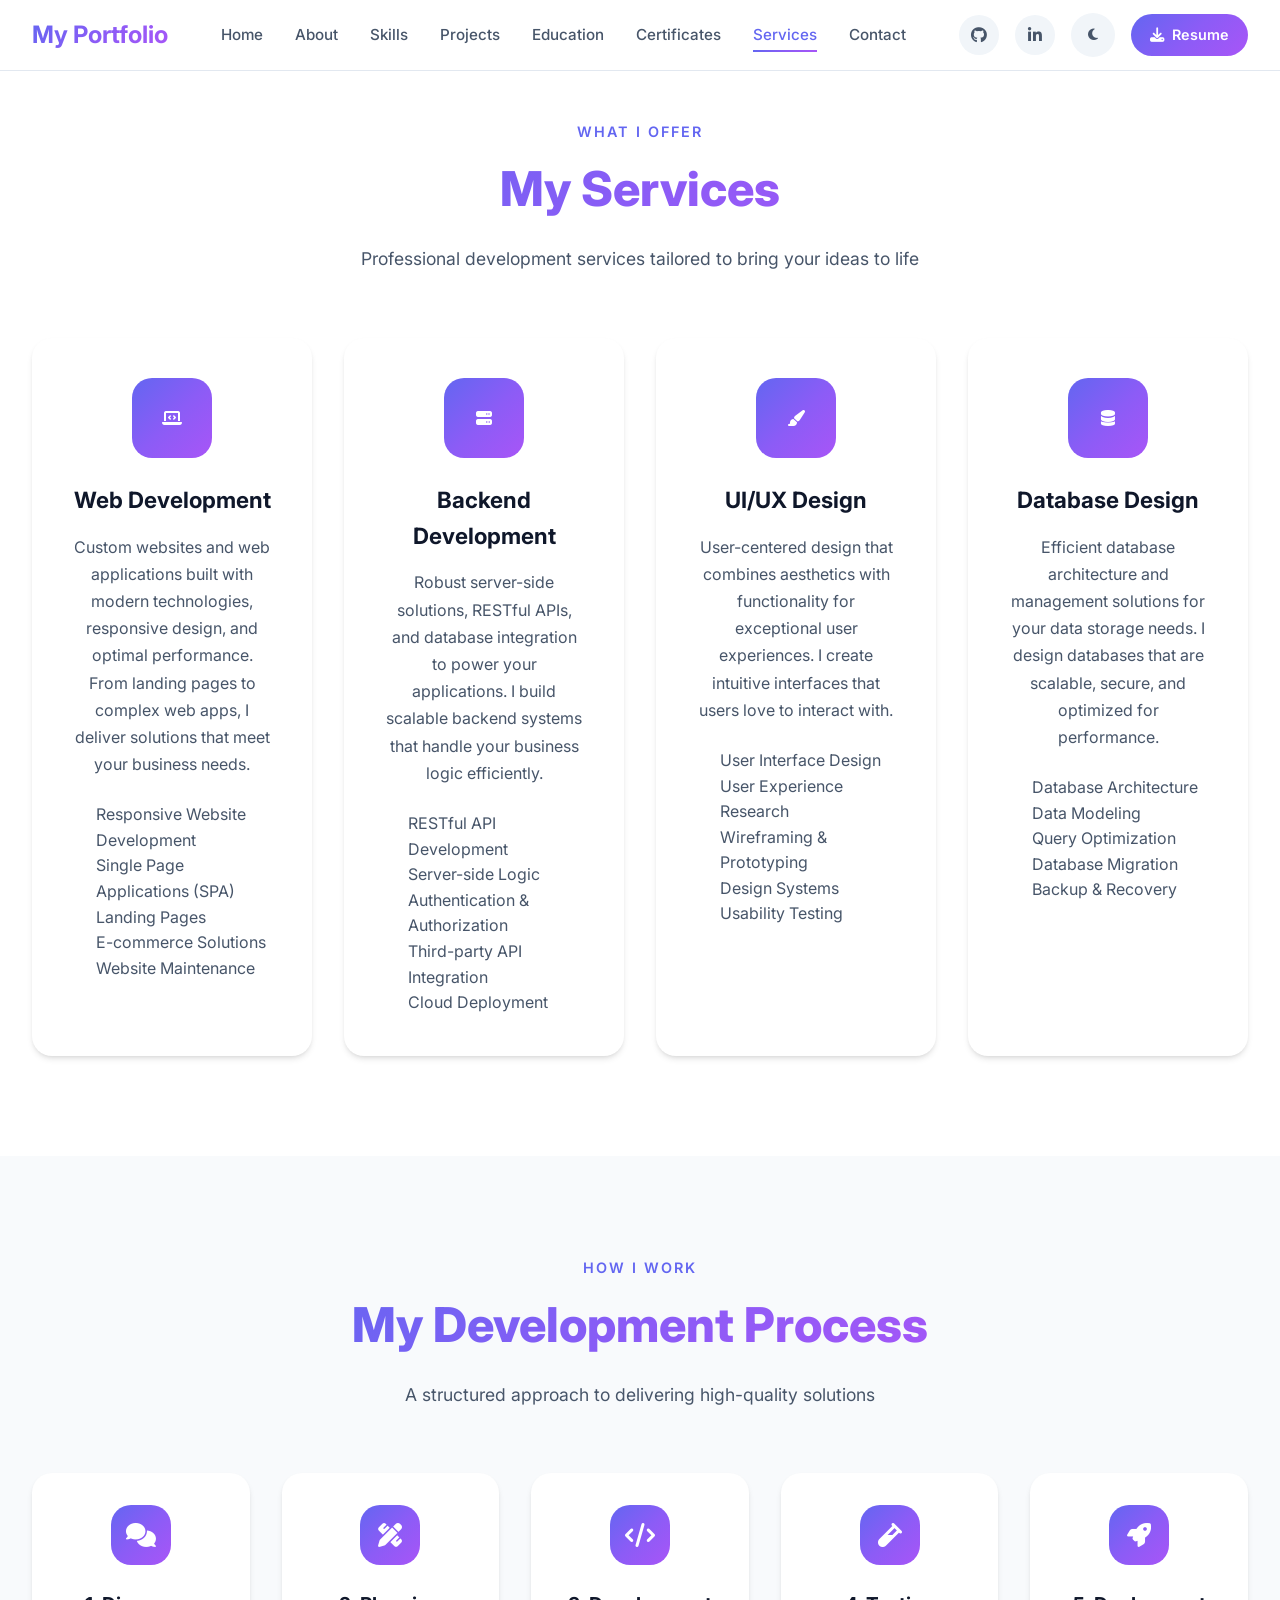
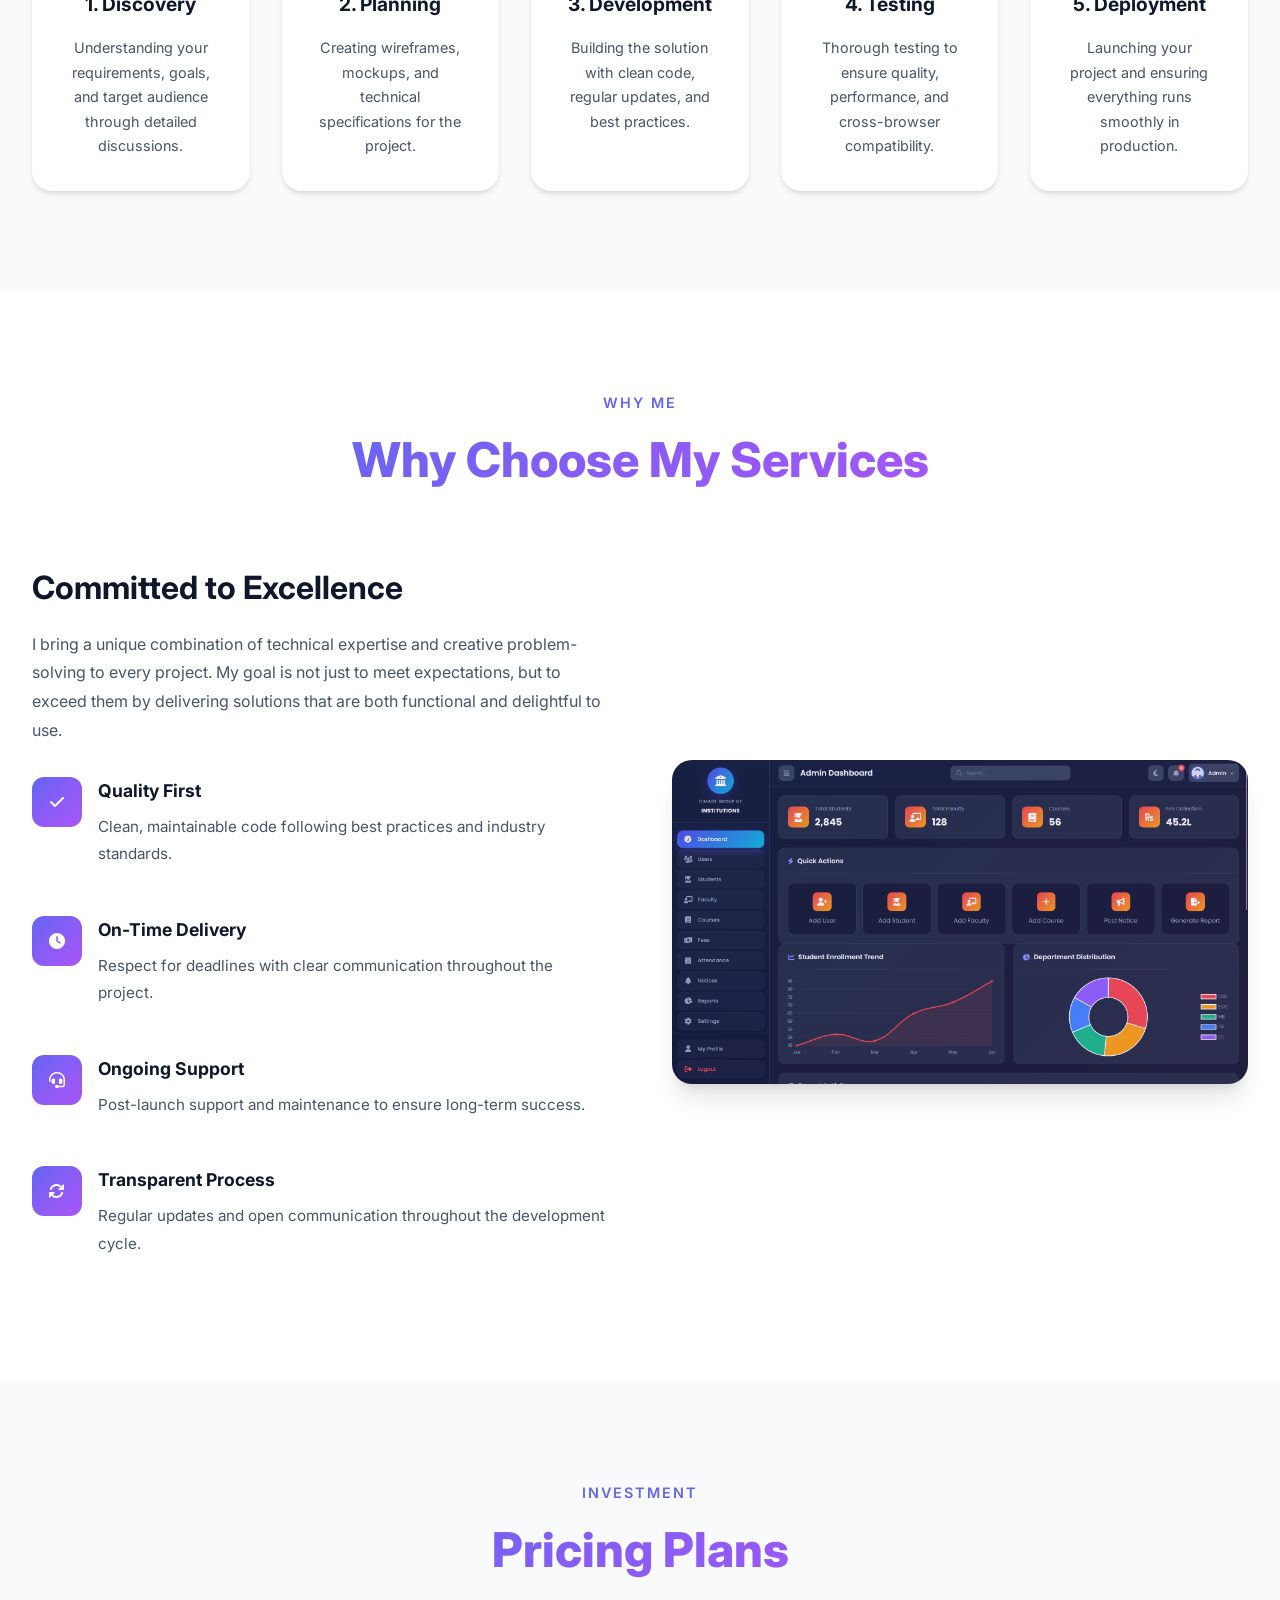
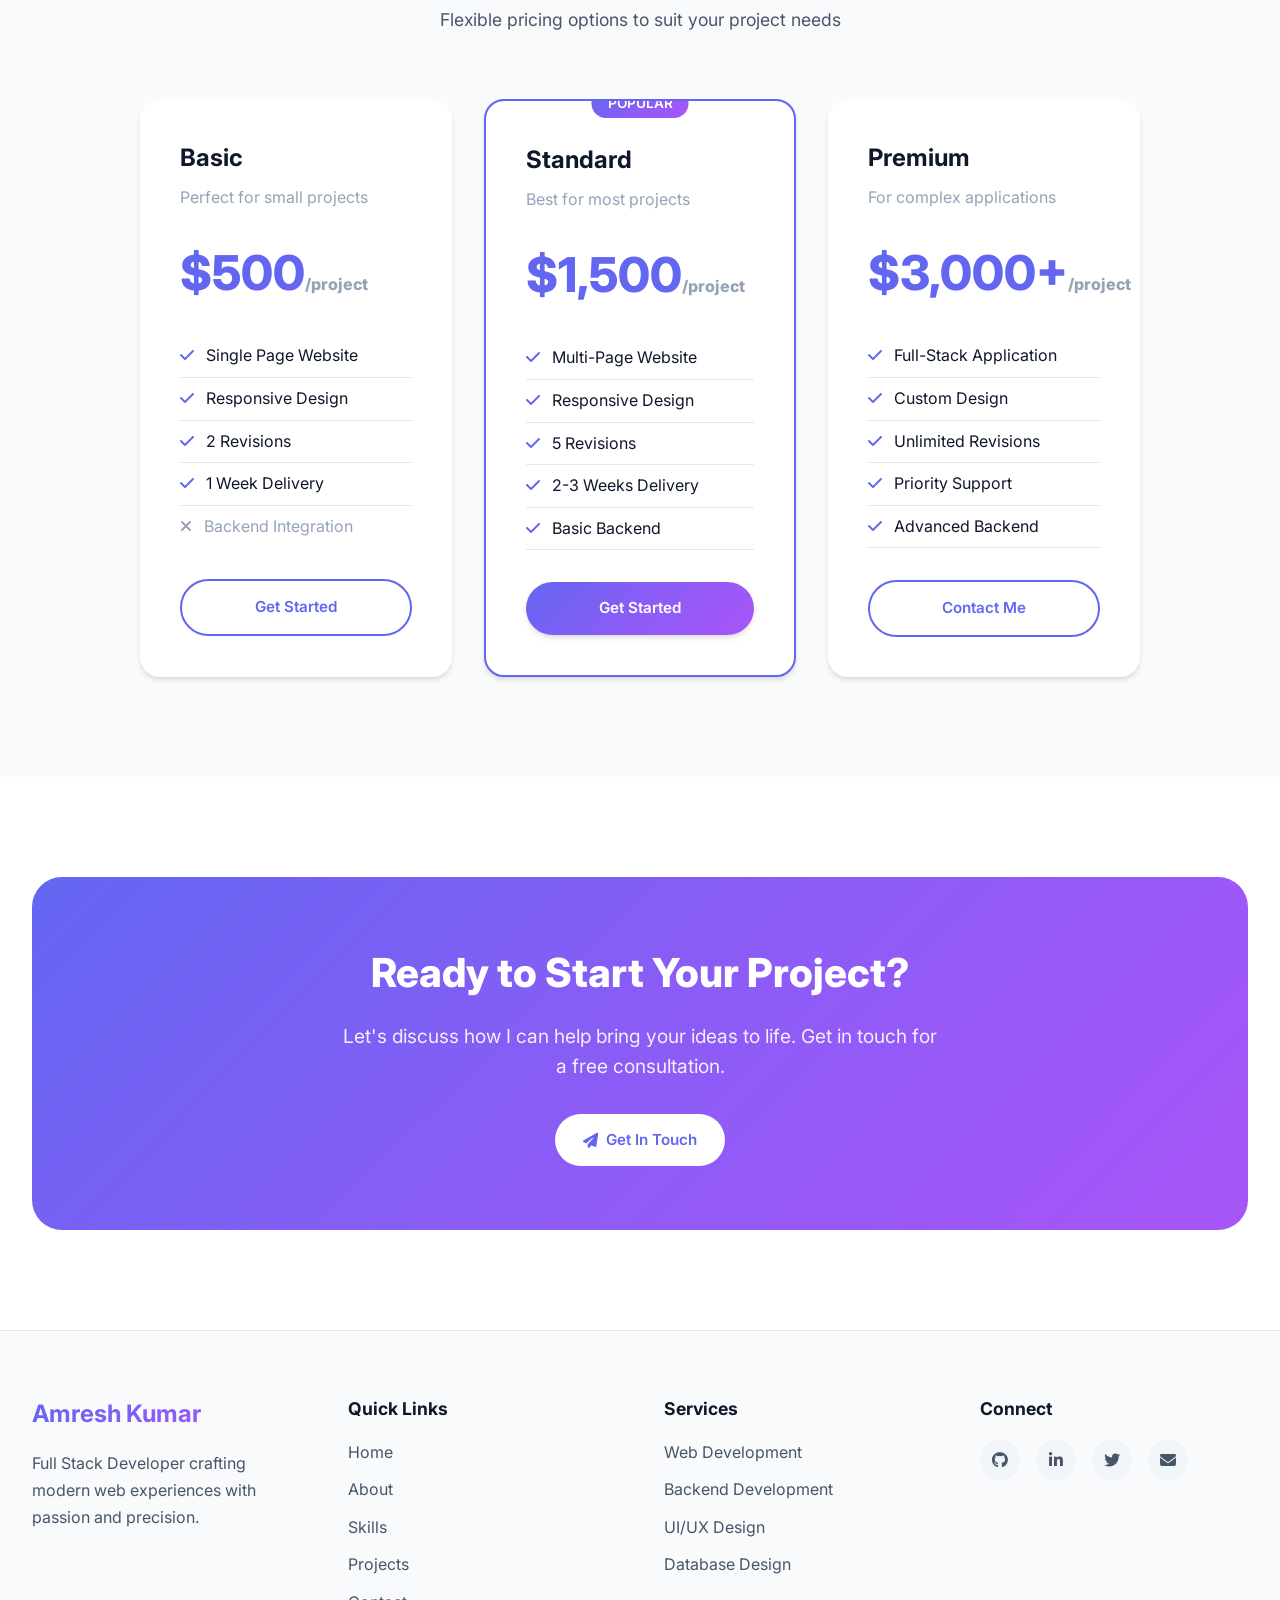
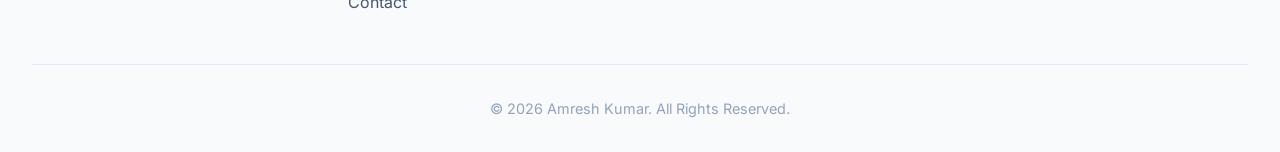
<file: services.html>
<!DOCTYPE html>
<html lang="en" data-theme="light">
<head>
  <meta charset="UTF-8">
  <meta name="viewport" content="width=device-width, initial-scale=1.0">
  <meta name="description" content="Services offered by Alex Morgan - Full Stack Developer. Web development, backend development, UI/UX design, and database design services.">
  <title>Services | Alex Morgan - Full Stack Developer</title>
  
  <!-- Google Fonts -->
  <link rel="preconnect" href="https://fonts.googleapis.com">
  <link rel="preconnect" href="https://fonts.gstatic.com" crossorigin>
  <link href="https://fonts.googleapis.com/css2?family=Inter:wght@300;400;500;600;700;800&display=swap" rel="stylesheet">
  
  <!-- Font Awesome -->
  <link rel="stylesheet" href="https://cdnjs.cloudflare.com/ajax/libs/font-awesome/6.4.0/css/all.min.css">
  
  <!-- Custom CSS -->
  <link rel="stylesheet" href="css/style.css">
</head>
<body>
  <!-- Page Loader -->
  <div class="page-loader">
    <div class="loader"></div>
  </div>
  
  <!-- Scroll Progress Bar -->
  <div class="scroll-progress"></div>
  
  <!-- Navigation -->
  <nav class="navbar">
    <div class="nav-container">
      <a href="index.html" class="nav-logo">My Portfolio</a>
      
      <ul class="nav-links">
        <li><a href="index.html" class="nav-link">Home</a></li>
        <li><a href="about.html" class="nav-link">About</a></li>
        <li><a href="skills.html" class="nav-link">Skills</a></li>
        <li><a href="projects.html" class="nav-link">Projects</a></li>
        <li><a href="education.html" class="nav-link">Education</a></li>
        <li><a href="certificates.html" class="nav-link">Certificates</a></li>
        <li><a href="services.html" class="nav-link active">Services</a></li>
        <li><a href="contact.html" class="nav-link">Contact</a></li>
      </ul>
      
      <div class="nav-actions">
        <a href="https://github.com/amresh-official01/amresh-official01" target="_blank" class="nav-icon" aria-label="GitHub">
          <i class="fab fa-github"></i>
        </a>
        <a href="https://www.linkedin.com/in/amresh-kumar-01a416327/" target="_blank" class="nav-icon" aria-label="LinkedIn">
          <i class="fab fa-linkedin-in"></i>
        </a>
        <button class="theme-toggle" aria-label="Toggle Theme">
          <i class="fas fa-moon"></i>
        </button>
        <a href="assets/resume.pdf" class="btn-resume" download>
          <i class="fas fa-download"></i> Resume
        </a>
        <div class="hamburger">
          <span></span>
          <span></span>
          <span></span>
        </div>
      </div>
    </div>
  </nav>
  
  <!-- Services Hero Section -->
  <section class="section" style="padding-top: 120px;">
    <div class="container">
      <div class="section-header reveal">
        <p class="section-subtitle">What I Offer</p>
        <h2 class="section-title">My Services</h2>
        <p class="section-description">
          Professional development services tailored to bring your ideas to life
        </p>
      </div>
      
      <div class="services-grid">
        <div class="service-card reveal stagger-1">
          <div class="service-icon">
            <i class="fas fa-laptop-code"></i>
          </div>
          <h3 class="service-title">Web Development</h3>
          <p class="service-desc">
            Custom websites and web applications built with modern technologies, responsive design, 
            and optimal performance. From landing pages to complex web apps, I deliver solutions 
            that meet your business needs.
          </p>
          <ul style="text-align: left; margin-top: 1.5rem; padding-left: 1.5rem; color: var(--text-secondary);">
            <li>Responsive Website Development</li>
            <li>Single Page Applications (SPA)</li>
            <li>Landing Pages</li>
            <li>E-commerce Solutions</li>
            <li>Website Maintenance</li>
          </ul>
        </div>
        
        <div class="service-card reveal stagger-2">
          <div class="service-icon">
            <i class="fas fa-server"></i>
          </div>
          <h3 class="service-title">Backend Development</h3>
          <p class="service-desc">
            Robust server-side solutions, RESTful APIs, and database integration to power your 
            applications. I build scalable backend systems that handle your business logic efficiently.
          </p>
          <ul style="text-align: left; margin-top: 1.5rem; padding-left: 1.5rem; color: var(--text-secondary);">
            <li>RESTful API Development</li>
            <li>Server-side Logic</li>
            <li>Authentication & Authorization</li>
            <li>Third-party API Integration</li>
            <li>Cloud Deployment</li>
          </ul>
        </div>
        
        <div class="service-card reveal stagger-3">
          <div class="service-icon">
            <i class="fas fa-paint-brush"></i>
          </div>
          <h3 class="service-title">UI/UX Design</h3>
          <p class="service-desc">
            User-centered design that combines aesthetics with functionality for exceptional user 
            experiences. I create intuitive interfaces that users love to interact with.
          </p>
          <ul style="text-align: left; margin-top: 1.5rem; padding-left: 1.5rem; color: var(--text-secondary);">
            <li>User Interface Design</li>
            <li>User Experience Research</li>
            <li>Wireframing & Prototyping</li>
            <li>Design Systems</li>
            <li>Usability Testing</li>
          </ul>
        </div>
        
        <div class="service-card reveal stagger-4">
          <div class="service-icon">
            <i class="fas fa-database"></i>
          </div>
          <h3 class="service-title">Database Design</h3>
          <p class="service-desc">
            Efficient database architecture and management solutions for your data storage needs. 
            I design databases that are scalable, secure, and optimized for performance.
          </p>
          <ul style="text-align: left; margin-top: 1.5rem; padding-left: 1.5rem; color: var(--text-secondary);">
            <li>Database Architecture</li>
            <li>Data Modeling</li>
            <li>Query Optimization</li>
            <li>Database Migration</li>
            <li>Backup & Recovery</li>
          </ul>
        </div>
      </div>
    </div>
  </section>
  
  <!-- Process Section -->
  <section class="section" style="background: var(--bg-secondary);">
    <div class="container">
      <div class="section-header reveal">
        <p class="section-subtitle">How I Work</p>
        <h2 class="section-title">My Development Process</h2>
        <p class="section-description">
          A structured approach to delivering high-quality solutions
        </p>
      </div>
      
      <div class="services-grid" style="grid-template-columns: repeat(auto-fit, minmax(200px, 1fr));">
        <div class="service-card reveal stagger-1" style="padding: 2rem;">
          <div class="service-icon" style="width: 60px; height: 60px; font-size: 1.5rem;">
            <i class="fas fa-comments"></i>
          </div>
          <h3 class="service-title" style="font-size: 1.2rem;">1. Discovery</h3>
          <p class="service-desc" style="font-size: 0.9rem;">
            Understanding your requirements, goals, and target audience through detailed discussions.
          </p>
        </div>
        
        <div class="service-card reveal stagger-2" style="padding: 2rem;">
          <div class="service-icon" style="width: 60px; height: 60px; font-size: 1.5rem;">
            <i class="fas fa-pencil-ruler"></i>
          </div>
          <h3 class="service-title" style="font-size: 1.2rem;">2. Planning</h3>
          <p class="service-desc" style="font-size: 0.9rem;">
            Creating wireframes, mockups, and technical specifications for the project.
          </p>
        </div>
        
        <div class="service-card reveal stagger-3" style="padding: 2rem;">
          <div class="service-icon" style="width: 60px; height: 60px; font-size: 1.5rem;">
            <i class="fas fa-code"></i>
          </div>
          <h3 class="service-title" style="font-size: 1.2rem;">3. Development</h3>
          <p class="service-desc" style="font-size: 0.9rem;">
            Building the solution with clean code, regular updates, and best practices.
          </p>
        </div>
        
        <div class="service-card reveal stagger-4" style="padding: 2rem;">
          <div class="service-icon" style="width: 60px; height: 60px; font-size: 1.5rem;">
            <i class="fas fa-vial"></i>
          </div>
          <h3 class="service-title" style="font-size: 1.2rem;">4. Testing</h3>
          <p class="service-desc" style="font-size: 0.9rem;">
            Thorough testing to ensure quality, performance, and cross-browser compatibility.
          </p>
        </div>
        
        <div class="service-card reveal stagger-5" style="padding: 2rem;">
          <div class="service-icon" style="width: 60px; height: 60px; font-size: 1.5rem;">
            <i class="fas fa-rocket"></i>
          </div>
          <h3 class="service-title" style="font-size: 1.2rem;">5. Deployment</h3>
          <p class="service-desc" style="font-size: 0.9rem;">
            Launching your project and ensuring everything runs smoothly in production.
          </p>
        </div>
      </div>
    </div>
  </section>
  
  <!-- Why Choose Me Section -->
  <section class="section">
    <div class="container">
      <div class="section-header reveal">
        <p class="section-subtitle">Why Me</p>
        <h2 class="section-title">Why Choose My Services</h2>
      </div>
      
      <div class="about-grid">
        <div class="about-content reveal-left">
          <h3>Committed to Excellence</h3>
          <p>
            I bring a unique combination of technical expertise and creative problem-solving to every project. 
            My goal is not just to meet expectations, but to exceed them by delivering solutions that are 
            both functional and delightful to use.
          </p>
          
          <div style="margin-top: 2rem;">
            <div style="display: flex; align-items: flex-start; gap: 1rem; margin-bottom: 1.5rem;">
              <div style="width: 50px; height: 50px; border-radius: 12px; background: var(--accent-gradient); display: flex; align-items: center; justify-content: center; color: white; flex-shrink: 0;">
                <i class="fas fa-check"></i>
              </div>
              <div>
                <h4 style="font-size: 1.1rem; margin-bottom: 0.5rem;">Quality First</h4>
                <p style="color: var(--text-secondary); font-size: 0.95rem;">Clean, maintainable code following best practices and industry standards.</p>
              </div>
            </div>
            
            <div style="display: flex; align-items: flex-start; gap: 1rem; margin-bottom: 1.5rem;">
              <div style="width: 50px; height: 50px; border-radius: 12px; background: var(--accent-gradient); display: flex; align-items: center; justify-content: center; color: white; flex-shrink: 0;">
                <i class="fas fa-clock"></i>
              </div>
              <div>
                <h4 style="font-size: 1.1rem; margin-bottom: 0.5rem;">On-Time Delivery</h4>
                <p style="color: var(--text-secondary); font-size: 0.95rem;">Respect for deadlines with clear communication throughout the project.</p>
              </div>
            </div>
            
            <div style="display: flex; align-items: flex-start; gap: 1rem; margin-bottom: 1.5rem;">
              <div style="width: 50px; height: 50px; border-radius: 12px; background: var(--accent-gradient); display: flex; align-items: center; justify-content: center; color: white; flex-shrink: 0;">
                <i class="fas fa-headset"></i>
              </div>
              <div>
                <h4 style="font-size: 1.1rem; margin-bottom: 0.5rem;">Ongoing Support</h4>
                <p style="color: var(--text-secondary); font-size: 0.95rem;">Post-launch support and maintenance to ensure long-term success.</p>
              </div>
            </div>
            
            <div style="display: flex; align-items: flex-start; gap: 1rem;">
              <div style="width: 50px; height: 50px; border-radius: 12px; background: var(--accent-gradient); display: flex; align-items: center; justify-content: center; color: white; flex-shrink: 0;">
                <i class="fas fa-sync"></i>
              </div>
              <div>
                <h4 style="font-size: 1.1rem; margin-bottom: 0.5rem;">Transparent Process</h4>
                <p style="color: var(--text-secondary); font-size: 0.95rem;">Regular updates and open communication throughout the development cycle.</p>
              </div>
            </div>
          </div>
        </div>
        
        <div class="about-image reveal-right">
          <div class="about-image-wrapper">
            <img src="images/College Management System.png" alt="Development Process">
          </div>
        </div>
      </div>
    </div>
  </section>
  
  <!-- Pricing Section -->
  <section class="section" style="background: var(--bg-secondary);">
    <div class="container">
      <div class="section-header reveal">
        <p class="section-subtitle">Investment</p>
        <h2 class="section-title">Pricing Plans</h2>
        <p class="section-description">
          Flexible pricing options to suit your project needs
        </p>
      </div>
      
      <div class="services-grid" style="grid-template-columns: repeat(auto-fit, minmax(280px, 1fr)); max-width: 1000px; margin: 0 auto;">
        <div class="service-card reveal stagger-1" style="text-align: left; padding: 2.5rem;">
          <h3 style="font-size: 1.5rem; margin-bottom: 0.5rem;">Basic</h3>
          <p style="color: var(--text-muted); margin-bottom: 1.5rem;">Perfect for small projects</p>
          <div style="font-size: 3rem; font-weight: 800; color: var(--accent-primary); margin-bottom: 1.5rem;">
            $500<span style="font-size: 1rem; color: var(--text-muted);">/project</span>
          </div>
          <ul style="margin-bottom: 2rem;">
            <li style="padding: 0.5rem 0; border-bottom: 1px solid var(--border-color);"><i class="fas fa-check" style="color: var(--accent-primary); margin-right: 0.5rem;"></i> Single Page Website</li>
            <li style="padding: 0.5rem 0; border-bottom: 1px solid var(--border-color);"><i class="fas fa-check" style="color: var(--accent-primary); margin-right: 0.5rem;"></i> Responsive Design</li>
            <li style="padding: 0.5rem 0; border-bottom: 1px solid var(--border-color);"><i class="fas fa-check" style="color: var(--accent-primary); margin-right: 0.5rem;"></i> 2 Revisions</li>
            <li style="padding: 0.5rem 0; border-bottom: 1px solid var(--border-color);"><i class="fas fa-check" style="color: var(--accent-primary); margin-right: 0.5rem;"></i> 1 Week Delivery</li>
            <li style="padding: 0.5rem 0; color: var(--text-muted);"><i class="fas fa-times" style="margin-right: 0.5rem;"></i> Backend Integration</li>
          </ul>
          <a href="contact.html" class="btn btn-outline" style="width: 100%;">Get Started</a>
        </div>
        
        <div class="service-card reveal stagger-2" style="text-align: left; padding: 2.5rem; border: 2px solid var(--accent-primary); position: relative;">
          <div style="position: absolute; top: -12px; left: 50%; transform: translateX(-50%); background: var(--accent-gradient); color: white; padding: 0.25rem 1rem; border-radius: 20px; font-size: 0.85rem; font-weight: 600;">
            POPULAR
          </div>
          <h3 style="font-size: 1.5rem; margin-bottom: 0.5rem;">Standard</h3>
          <p style="color: var(--text-muted); margin-bottom: 1.5rem;">Best for most projects</p>
          <div style="font-size: 3rem; font-weight: 800; color: var(--accent-primary); margin-bottom: 1.5rem;">
            $1,500<span style="font-size: 1rem; color: var(--text-muted);">/project</span>
          </div>
          <ul style="margin-bottom: 2rem;">
            <li style="padding: 0.5rem 0; border-bottom: 1px solid var(--border-color);"><i class="fas fa-check" style="color: var(--accent-primary); margin-right: 0.5rem;"></i> Multi-Page Website</li>
            <li style="padding: 0.5rem 0; border-bottom: 1px solid var(--border-color);"><i class="fas fa-check" style="color: var(--accent-primary); margin-right: 0.5rem;"></i> Responsive Design</li>
            <li style="padding: 0.5rem 0; border-bottom: 1px solid var(--border-color);"><i class="fas fa-check" style="color: var(--accent-primary); margin-right: 0.5rem;"></i> 5 Revisions</li>
            <li style="padding: 0.5rem 0; border-bottom: 1px solid var(--border-color);"><i class="fas fa-check" style="color: var(--accent-primary); margin-right: 0.5rem;"></i> 2-3 Weeks Delivery</li>
            <li style="padding: 0.5rem 0; border-bottom: 1px solid var(--border-color);"><i class="fas fa-check" style="color: var(--accent-primary); margin-right: 0.5rem;"></i> Basic Backend</li>
          </ul>
          <a href="contact.html" class="btn btn-primary" style="width: 100%;">Get Started</a>
        </div>
        
        <div class="service-card reveal stagger-3" style="text-align: left; padding: 2.5rem;">
          <h3 style="font-size: 1.5rem; margin-bottom: 0.5rem;">Premium</h3>
          <p style="color: var(--text-muted); margin-bottom: 1.5rem;">For complex applications</p>
          <div style="font-size: 3rem; font-weight: 800; color: var(--accent-primary); margin-bottom: 1.5rem;">
            $3,000+<span style="font-size: 1rem; color: var(--text-muted);">/project</span>
          </div>
          <ul style="margin-bottom: 2rem;">
            <li style="padding: 0.5rem 0; border-bottom: 1px solid var(--border-color);"><i class="fas fa-check" style="color: var(--accent-primary); margin-right: 0.5rem;"></i> Full-Stack Application</li>
            <li style="padding: 0.5rem 0; border-bottom: 1px solid var(--border-color);"><i class="fas fa-check" style="color: var(--accent-primary); margin-right: 0.5rem;"></i> Custom Design</li>
            <li style="padding: 0.5rem 0; border-bottom: 1px solid var(--border-color);"><i class="fas fa-check" style="color: var(--accent-primary); margin-right: 0.5rem;"></i> Unlimited Revisions</li>
            <li style="padding: 0.5rem 0; border-bottom: 1px solid var(--border-color);"><i class="fas fa-check" style="color: var(--accent-primary); margin-right: 0.5rem;"></i> Priority Support</li>
            <li style="padding: 0.5rem 0; border-bottom: 1px solid var(--border-color);"><i class="fas fa-check" style="color: var(--accent-primary); margin-right: 0.5rem;"></i> Advanced Backend</li>
          </ul>
          <a href="contact.html" class="btn btn-outline" style="width: 100%;">Contact Me</a>
        </div>
      </div>
    </div>
  </section>
  
  <!-- CTA Section -->
  <section class="section">
    <div class="container">
      <div class="reveal" style="text-align: center; padding: 4rem 2rem; background: var(--accent-gradient); border-radius: 30px;">
        <h2 style="font-size: 2.5rem; font-weight: 800; color: white; margin-bottom: 1rem;">
          Ready to Start Your Project?
        </h2>
        <p style="font-size: 1.2rem; color: rgba(255,255,255,0.9); max-width: 600px; margin: 0 auto 2rem;">
          Let's discuss how I can help bring your ideas to life. Get in touch for a free consultation.
        </p>
        <a href="contact.html" class="btn" style="background: white; color: #6366f1;">
          <i class="fas fa-paper-plane"></i> Get In Touch
        </a>
      </div>
    </div>
  </section>
  
  <!-- Footer -->
  <footer class="footer">
    <div class="footer-content">
      <div class="footer-brand">
        <h3>Amresh Kumar</h3>
        <p>Full Stack Developer crafting modern web experiences with passion and precision.</p>
      </div>
      
      <div class="footer-links">
        <h4>Quick Links</h4>
        <ul>
          <li><a href="index.html">Home</a></li>
          <li><a href="about.html">About</a></li>
          <li><a href="skills.html">Skills</a></li>
          <li><a href="projects.html">Projects</a></li>
          <li><a href="contact.html">Contact</a></li>
        </ul>
      </div>
      
      <div class="footer-links">
        <h4>Services</h4>
        <ul>
          <li><a href="services.html">Web Development</a></li>
          <li><a href="services.html">Backend Development</a></li>
          <li><a href="services.html">UI/UX Design</a></li>
          <li><a href="services.html">Database Design</a></li>
        </ul>
      </div>
      
      <div class="footer-social">
        <h4>Connect</h4>
        <div class="footer-social-icons">
          <a href="https://github.com" target="_blank" aria-label="GitHub">
            <i class="fab fa-github"></i>
          </a>
          <a href="https://linkedin.com" target="_blank" aria-label="LinkedIn">
            <i class="fab fa-linkedin-in"></i>
          </a>
          <a href="https://twitter.com" target="_blank" aria-label="Twitter">
            <i class="fab fa-twitter"></i>
          </a>
          <a href="mailto:alex@example.com" aria-label="Email">
            <i class="fas fa-envelope"></i>
          </a>
        </div>
      </div>
    </div>
    
    <div class="footer-bottom">
      <p>&copy; 2026 Amresh Kumar. All Rights Reserved.</p>
    </div>
  </footer>
  
  <!-- JavaScript -->
  <script src="js/script.js"></script>
</body>
</html>
</file>
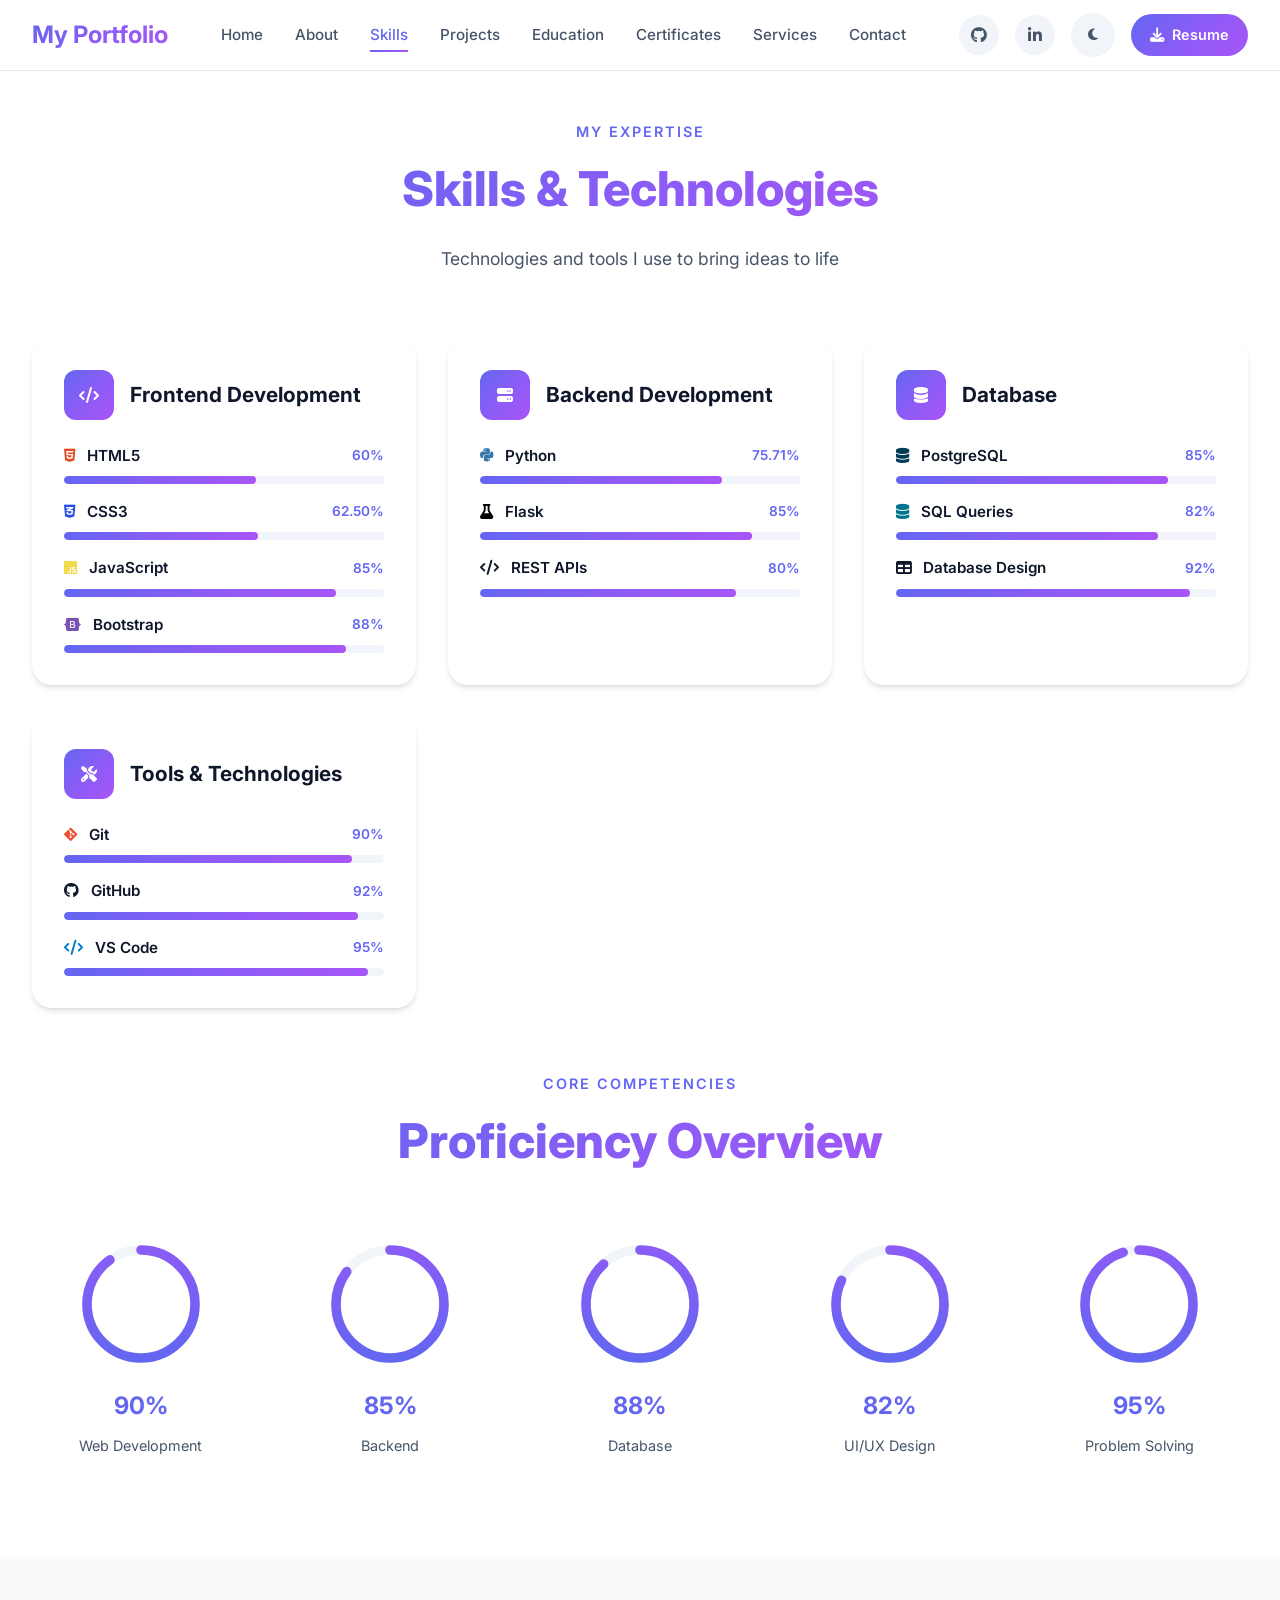
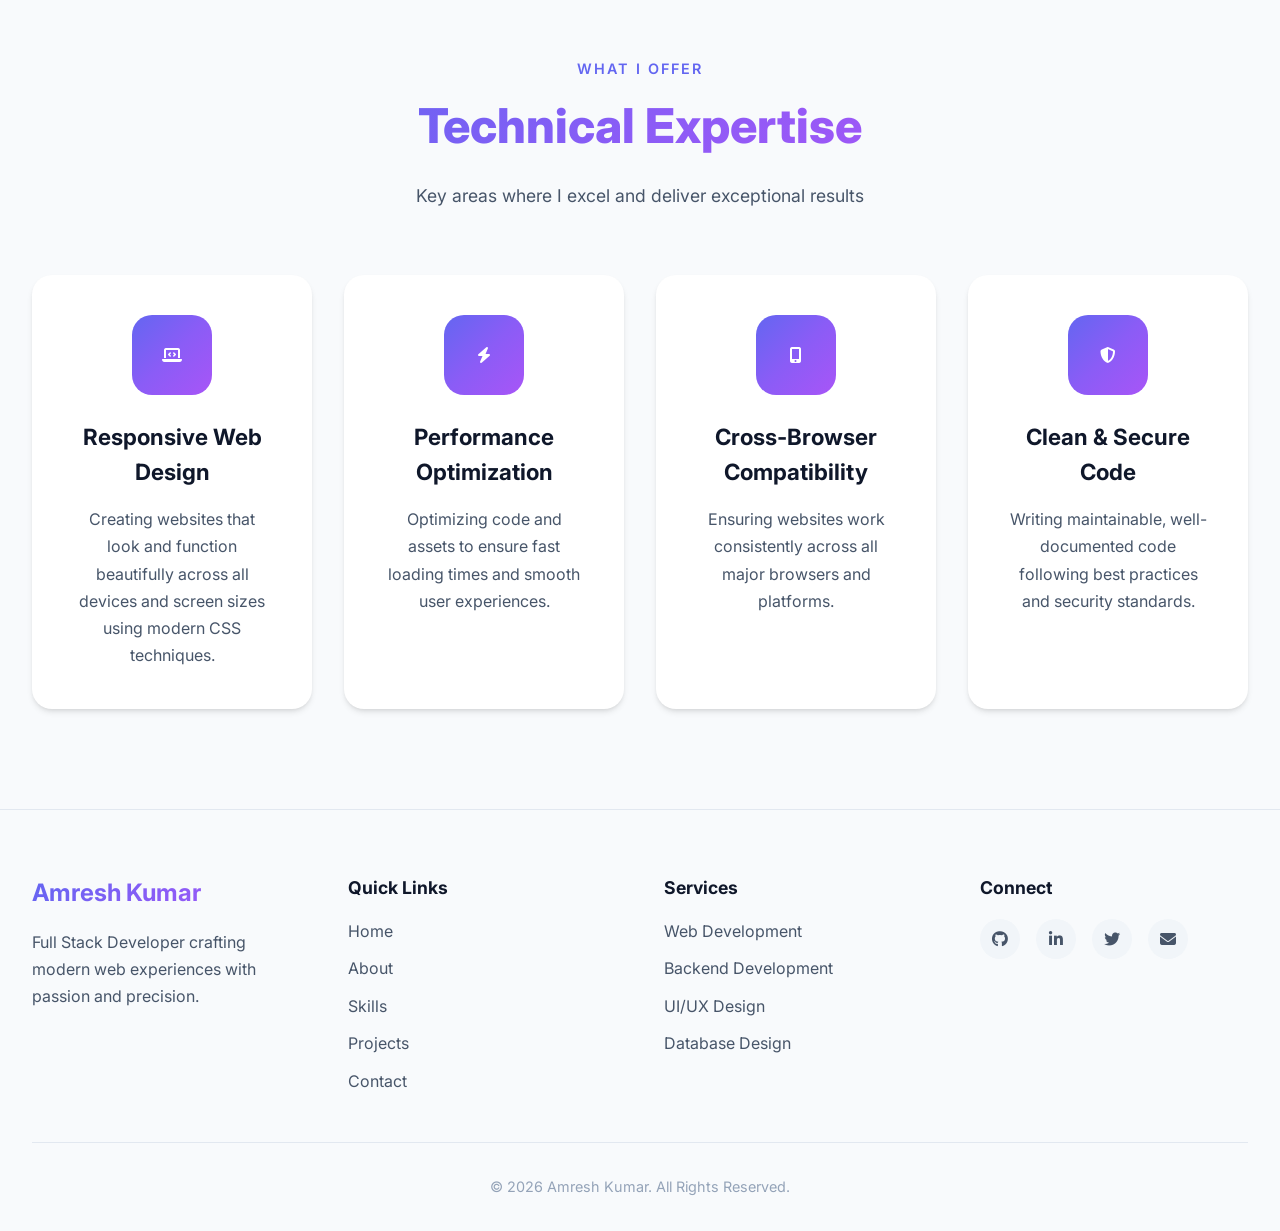
<file: skills.html>
<!DOCTYPE html>
<html lang="en" data-theme="light">
<head>
  <meta charset="UTF-8">
  <meta name="viewport" content="width=device-width, initial-scale=1.0">
  <meta name="description" content="Skills and technologies of Alex Morgan - Full Stack Developer. Expertise in frontend, backend, database, and tools.">
  <title>Skills | Alex Morgan - Full Stack Developer</title>
  
  <!-- Google Fonts -->
  <link rel="preconnect" href="https://fonts.googleapis.com">
  <link rel="preconnect" href="https://fonts.gstatic.com" crossorigin>
  <link href="https://fonts.googleapis.com/css2?family=Inter:wght@300;400;500;600;700;800&display=swap" rel="stylesheet">
  
  <!-- Font Awesome -->
  <link rel="stylesheet" href="https://cdnjs.cloudflare.com/ajax/libs/font-awesome/6.4.0/css/all.min.css">
  
  <!-- Custom CSS -->
  <link rel="stylesheet" href="css/style.css">
</head>
<body>
  <!-- Page Loader -->
  <div class="page-loader">
    <div class="loader"></div>
  </div>
  
  <!-- Scroll Progress Bar -->
  <div class="scroll-progress"></div>
  
  <!-- Navigation -->
  <nav class="navbar">
    <div class="nav-container">
      <a href="index.html" class="nav-logo">My Portfolio</a>
      
      <ul class="nav-links">
        <li><a href="index.html" class="nav-link">Home</a></li>
        <li><a href="about.html" class="nav-link">About</a></li>
        <li><a href="skills.html" class="nav-link active">Skills</a></li>
        <li><a href="projects.html" class="nav-link">Projects</a></li>
        <li><a href="education.html" class="nav-link">Education</a></li>
        <li><a href="certificates.html" class="nav-link">Certificates</a></li>
        <li><a href="services.html" class="nav-link">Services</a></li>
        <li><a href="contact.html" class="nav-link">Contact</a></li>
      </ul>
      
      <div class="nav-actions">
        <a href="https://github.com/amresh-official01/amresh-official01" target="_blank" class="nav-icon" aria-label="GitHub">
          <i class="fab fa-github"></i>
        </a>
        <a href="https://www.linkedin.com/in/amresh-kumar-01a416327/" target="_blank" class="nav-icon" aria-label="LinkedIn">
          <i class="fab fa-linkedin-in"></i>
        </a>
        <button class="theme-toggle" aria-label="Toggle Theme">
          <i class="fas fa-moon"></i>
        </button>
        <a href="assets/resume.pdf" class="btn-resume" download>
          <i class="fas fa-download"></i> Resume
        </a>
        <div class="hamburger">
          <span></span>
          <span></span>
          <span></span>
        </div>
      </div>
    </div>
  </nav>
  
  <!-- Skills Hero Section -->
  <section class="section" style="padding-top: 120px;">
    <div class="container">
      <div class="section-header reveal">
        <p class="section-subtitle">My Expertise</p>
        <h2 class="section-title">Skills & Technologies</h2>
        <p class="section-description">
          Technologies and tools I use to bring ideas to life
        </p>
      </div>
      
      <!-- Frontend Skills -->
      <div class="skills-grid" style="margin-bottom: 3rem;">
        <div class="skill-category reveal stagger-1">
          <div class="skill-category-header">
            <div class="skill-category-icon">
              <i class="fas fa-code"></i>
            </div>
            <h3 class="skill-category-title">Frontend Development</h3>
          </div>
          <div class="skill-list">
            <div class="skill-item">
              <div class="skill-header">
                <span class="skill-name"><i class="fab fa-html5" style="color: #e34c26; margin-right: 8px;"></i> HTML5</span>
                <span class="skill-percent">60%</span>
              </div>
              <div class="skill-bar">
                <div class="skill-progress" data-width="60"></div>
              </div>
            </div>
            <div class="skill-item">
              <div class="skill-header">
                <span class="skill-name"><i class="fab fa-css3-alt" style="color: #264de4; margin-right: 8px;"></i> CSS3</span>
                <span class="skill-percent">62.50%</span>
              </div>
              <div class="skill-bar">
                <div class="skill-progress" data-width="60.50"></div>
              </div>
            </div>
            <div class="skill-item">
              <div class="skill-header">
                <span class="skill-name"><i class="fab fa-js" style="color: #f0db4f; margin-right: 8px;"></i> JavaScript</span>
                <span class="skill-percent">85%</span>
              </div>
              <div class="skill-bar">
                <div class="skill-progress" data-width="85"></div>
              </div>
            </div>
            <div class="skill-item">
              <div class="skill-header">
                <span class="skill-name"><i class="fab fa-bootstrap" style="color: #7952b3; margin-right: 8px;"></i> Bootstrap</span>
                <span class="skill-percent">88%</span>
              </div>
              <div class="skill-bar">
                <div class="skill-progress" data-width="88"></div>
              </div>
            </div>
          </div>
        </div>
        
        <div class="skill-category reveal stagger-2">
          <div class="skill-category-header">
            <div class="skill-category-icon">
              <i class="fas fa-server"></i>
            </div>
            <h3 class="skill-category-title">Backend Development</h3>
          </div>
          <div class="skill-list">
            <div class="skill-item">
              <div class="skill-header">
                <span class="skill-name"><i class="fab fa-python" style="color: #3776ab; margin-right: 8px;"></i> Python</span>
                <span class="skill-percent">75.71%</span>
              </div>
              <div class="skill-bar">
                <div class="skill-progress" data-width="75.71"></div>
              </div>
            </div>
            <div class="skill-item">
              <div class="skill-header">
                <span class="skill-name"><i class="fas fa-flask" style="color: #000; margin-right: 8px;"></i> Flask</span>
                <span class="skill-percent">85%</span>
              </div>
              <div class="skill-bar">
                <div class="skill-progress" data-width="85"></div>
              </div>
            </div>
            <div class="skill-item">
              <div class="skill-header">
                <span class="skill-name"><i class="fas fa-code" style="margin-right: 8px;"></i> REST APIs</span>
                <span class="skill-percent">80%</span>
              </div>
              <div class="skill-bar">
                <div class="skill-progress" data-width="80"></div>
              </div>
            </div>
          </div>
        </div>
        
        <div class="skill-category reveal stagger-3">
          <div class="skill-category-header">
            <div class="skill-category-icon">
              <i class="fas fa-database"></i>
            </div>
            <h3 class="skill-category-title">Database</h3>
          </div>
          <div class="skill-list">
            <div class="skill-item">
              <div class="skill-header">
                <span class="skill-name"><i class="fas fa-database" style="color: #003b57; margin-right: 8px;"></i> PostgreSQL</span>
                <span class="skill-percent">85%</span>
              </div>
              <div class="skill-bar">
                <div class="skill-progress" data-width="85"></div>
              </div>
            </div>
            <div class="skill-item">
              <div class="skill-header">
                <span class="skill-name"><i class="fas fa-database" style="color: #00758f; margin-right: 8px;"></i> SQL Queries</span>
                <span class="skill-percent">82%</span>
              </div>
              <div class="skill-bar">
                <div class="skill-progress" data-width="82"></div>
              </div>
            </div>
            <div class="skill-item">
              <div class="skill-header">
                <span class="skill-name"><i class="fas fa-table" style="margin-right: 8px;"></i> Database Design</span>
                <span class="skill-percent">92%</span>
              </div>
              <div class="skill-bar">
                <div class="skill-progress" data-width="92"></div>
              </div>
            </div>
          </div>
        </div>
        
        <div class="skill-category reveal stagger-4">
          <div class="skill-category-header">
            <div class="skill-category-icon">
              <i class="fas fa-tools"></i>
            </div>
            <h3 class="skill-category-title">Tools & Technologies</h3>
          </div>
          <div class="skill-list">
            <div class="skill-item">
              <div class="skill-header">
                <span class="skill-name"><i class="fab fa-git-alt" style="color: #f05032; margin-right: 8px;"></i> Git</span>
                <span class="skill-percent">90%</span>
              </div>
              <div class="skill-bar">
                <div class="skill-progress" data-width="90"></div>
              </div>
            </div>
            <div class="skill-item">
              <div class="skill-header">
                <span class="skill-name"><i class="fab fa-github" style="margin-right: 8px;"></i> GitHub</span>
                <span class="skill-percent">92%</span>
              </div>
              <div class="skill-bar">
                <div class="skill-progress" data-width="92"></div>
              </div>
            </div>
            <div class="skill-item">
              <div class="skill-header">
                <span class="skill-name"><i class="fas fa-code" style="color: #007acc; margin-right: 8px;"></i> VS Code</span>
                <span class="skill-percent">95%</span>
              </div>
              <div class="skill-bar">
                <div class="skill-progress" data-width="95"></div>
              </div>
            </div>
          </div>
        </div>
      </div>
      
      <!-- Circular Skills -->
      <div class="section-header reveal" style="margin-top: 4rem;">
        <p class="section-subtitle">Core Competencies</p>
        <h2 class="section-title">Proficiency Overview</h2>
      </div>
      
      <div class="circular-skills">
        <div class="circular-skill reveal stagger-1">
          <svg class="circular-skill-svg" viewBox="0 0 100 100">
            <circle class="circular-skill-circle" cx="50" cy="50" r="45"></circle>
            <circle class="circular-sill-progress" cx="50" cy="50" r="45" data-percent="90"></circle>
          </svg>
          <div class="circular-skill-value">90%</div>
          <div class="circular-skill-label">Web Development</div>
        </div>
        
        <div class="circular-skill reveal stagger-2">
          <svg class="circular-skill-svg" viewBox="0 0 100 100">
            <circle class="circular-skill-circle" cx="50" cy="50" r="45"></circle>
            <circle class="circular-sill-progress" cx="50" cy="50" r="45" data-percent="85"></circle>
          </svg>
          <div class="circular-skill-value">85%</div>
          <div class="circular-skill-label">Backend</div>
        </div>
        
        <div class="circular-skill reveal stagger-3">
          <svg class="circular-skill-svg" viewBox="0 0 100 100">
            <circle class="circular-skill-circle" cx="50" cy="50" r="45"></circle>
            <circle class="circular-sill-progress" cx="50" cy="50" r="45" data-percent="88"></circle>
          </svg>
          <div class="circular-skill-value">88%</div>
          <div class="circular-skill-label">Database</div>
        </div>
        
        <div class="circular-skill reveal stagger-4">
          <svg class="circular-skill-svg" viewBox="0 0 100 100">
            <circle class="circular-skill-circle" cx="50" cy="50" r="45"></circle>
            <circle class="circular-sill-progress" cx="50" cy="50" r="45" data-percent="82"></circle>
          </svg>
          <div class="circular-skill-value">82%</div>
          <div class="circular-skill-label">UI/UX Design</div>
        </div>
        
        <div class="circular-skill reveal stagger-5">
          <svg class="circular-skill-svg" viewBox="0 0 100 100">
            <circle class="circular-skill-circle" cx="50" cy="50" r="45"></circle>
            <circle class="circular-sill-progress" cx="50" cy="50" r="45" data-percent="95"></circle>
          </svg>
          <div class="circular-skill-value">95%</div>
          <div class="circular-skill-label">Problem Solving</div>
        </div>
      </div>
    </div>
  </section>
  
  <!-- Skill Cards Section -->
  <section class="section" style="background: var(--bg-secondary);">
    <div class="container">
      <div class="section-header reveal">
        <p class="section-subtitle">What I Offer</p>
        <h2 class="section-title">Technical Expertise</h2>
        <p class="section-description">
          Key areas where I excel and deliver exceptional results
        </p>
      </div>
      
      <div class="services-grid">
        <div class="service-card reveal stagger-1">
          <div class="service-icon">
            <i class="fas fa-laptop-code"></i>
          </div>
          <h3 class="service-title">Responsive Web Design</h3>
          <p class="service-desc">
            Creating websites that look and function beautifully across all devices and screen sizes using modern CSS techniques.
          </p>
        </div>
        
        <div class="service-card reveal stagger-2">
          <div class="service-icon">
            <i class="fas fa-bolt"></i>
          </div>
          <h3 class="service-title">Performance Optimization</h3>
          <p class="service-desc">
            Optimizing code and assets to ensure fast loading times and smooth user experiences.
          </p>
        </div>
        
        <div class="service-card reveal stagger-3">
          <div class="service-icon">
            <i class="fas fa-mobile-alt"></i>
          </div>
          <h3 class="service-title">Cross-Browser Compatibility</h3>
          <p class="service-desc">
            Ensuring websites work consistently across all major browsers and platforms.
          </p>
        </div>
        
        <div class="service-card reveal stagger-4">
          <div class="service-icon">
            <i class="fas fa-shield-alt"></i>
          </div>
          <h3 class="service-title">Clean & Secure Code</h3>
          <p class="service-desc">
            Writing maintainable, well-documented code following best practices and security standards.
          </p>
        </div>
      </div>
    </div>
  </section>
  
  <!-- Footer -->
  <footer class="footer">
    <div class="footer-content">
      <div class="footer-brand">
        <h3>Amresh Kumar</h3>
        <p>Full Stack Developer crafting modern web experiences with passion and precision.</p>
      </div>
      
      <div class="footer-links">
        <h4>Quick Links</h4>
        <ul>
          <li><a href="index.html">Home</a></li>
          <li><a href="about.html">About</a></li>
          <li><a href="skills.html">Skills</a></li>
          <li><a href="projects.html">Projects</a></li>
          <li><a href="contact.html">Contact</a></li>
        </ul>
      </div>
      
      <div class="footer-links">
        <h4>Services</h4>
        <ul>
          <li><a href="services.html">Web Development</a></li>
          <li><a href="services.html">Backend Development</a></li>
          <li><a href="services.html">UI/UX Design</a></li>
          <li><a href="services.html">Database Design</a></li>
        </ul>
      </div>
      
      <div class="footer-social">
        <h4>Connect</h4>
        <div class="footer-social-icons">
          <a href="https://github.com" target="_blank" aria-label="GitHub">
            <i class="fab fa-github"></i>
          </a>
          <a href="https://linkedin.com" target="_blank" aria-label="LinkedIn">
            <i class="fab fa-linkedin-in"></i>
          </a>
          <a href="https://twitter.com" target="_blank" aria-label="Twitter">
            <i class="fab fa-twitter"></i>
          </a>
          <a href="mailto:alex@example.com" aria-label="Email">
            <i class="fas fa-envelope"></i>
          </a>
        </div>
      </div>
    </div>
    
    <div class="footer-bottom">
      <p>&copy; 2026 Amresh Kumar. All Rights Reserved.</p>
    </div>
  </footer>
  
  <!-- SVG Gradient Definition -->
  <svg width="0" height="0" style="position: absolute;">
    <defs>
      <linearGradient id="gradient" x1="0%" y1="0%" x2="100%" y2="0%">
        <stop offset="0%" style="stop-color:#6366f1;stop-opacity:1" />
        <stop offset="100%" style="stop-color:#8b5cf6;stop-opacity:1" />
      </linearGradient>
    </defs>
  </svg>
  
  <!-- JavaScript -->
  <script src="js/script.js"></script>
</body>
</html>
</file>
<file: css/style.css>
/* ============================================
   PREMIUM DEVELOPER PORTFOLIO - MAIN STYLES
   Modern, Responsive, Dark/Light Mode
   ============================================ */

/* CSS Variables for Theming */
:root {
  /* Light Mode Colors */
  --bg-primary: #ffffff;
  --bg-secondary: #f8fafc;
  --bg-tertiary: #f1f5f9;
  --bg-card: #ffffff;
  --text-primary: #0f172a;
  --text-secondary: #475569;
  --text-muted: #94a3b8;
  --accent-primary: #6366f1;
  --accent-secondary: #8b5cf6;
  --accent-gradient: linear-gradient(135deg, #6366f1 0%, #8b5cf6 50%, #a855f7 100%);
  --border-color: #e2e8f0;
  --shadow-sm: 0 1px 2px 0 rgb(0 0 0 / 0.05);
  --shadow-md: 0 4px 6px -1px rgb(0 0 0 / 0.1), 0 2px 4px -2px rgb(0 0 0 / 0.1);
  --shadow-lg: 0 10px 15px -3px rgb(0 0 0 / 0.1), 0 4px 6px -4px rgb(0 0 0 / 0.1);
  --shadow-xl: 0 20px 25px -5px rgb(0 0 0 / 0.1), 0 8px 10px -6px rgb(0 0 0 / 0.1);
  --shadow-glow: 0 0 40px rgba(99, 102, 241, 0.3);
}

/* Dark Mode Colors */
[data-theme="dark"] {
  --bg-primary: #0f172a;
  --bg-secondary: #1e293b;
  --bg-tertiary: #334155;
  --bg-card: #1e293b;
  --text-primary: #f8fafc;
  --text-secondary: #cbd5e1;
  --text-muted: #64748b;
  --accent-primary: #818cf8;
  --accent-secondary: #a78bfa;
  --accent-gradient: linear-gradient(135deg, #818cf8 0%, #a78bfa 50%, #c084fc 100%);
  --border-color: #334155;
  --shadow-sm: 0 1px 2px 0 rgb(0 0 0 / 0.3);
  --shadow-md: 0 4px 6px -1px rgb(0 0 0 / 0.4), 0 2px 4px -2px rgb(0 0 0 / 0.4);
  --shadow-lg: 0 10px 15px -3px rgb(0 0 0 / 0.4), 0 4px 6px -4px rgb(0 0 0 / 0.4);
  --shadow-xl: 0 20px 25px -5px rgb(0 0 0 / 0.4), 0 8px 10px -6px rgb(0 0 0 / 0.4);
  --shadow-glow: 0 0 40px rgba(129, 140, 248, 0.3);
}

/* Reset & Base Styles */
*, *::before, *::after {
  margin: 0;
  padding: 0;
  box-sizing: border-box;
}

html {
  scroll-behavior: smooth;
  font-size: 16px;
}

body {
  font-family: 'Inter', -apple-system, BlinkMacSystemFont, 'Segoe UI', Roboto, Oxygen, Ubuntu, sans-serif;
  background-color: var(--bg-primary);
  color: var(--text-primary);
  line-height: 1.6;
  overflow-x: hidden;
  transition: background-color 0.3s ease, color 0.3s ease;
}

a {
  text-decoration: none;
  color: inherit;
  transition: all 0.3s ease;
}

ul {
  list-style: none;
}

img {
  max-width: 100%;
  height: auto;
  display: block;
}

/* Scroll Progress Bar */
.scroll-progress {
  position: fixed;
  top: 0;
  left: 0;
  height: 3px;
  background: var(--accent-gradient);
  z-index: 10000;
  width: 0%;
  transition: width 0.1s ease;
}

/* ============================================
   NAVIGATION
   ============================================ */
.navbar {
  position: fixed;
  top: 0;
  left: 0;
  right: 0;
  z-index: 1000;
  background: rgba(var(--bg-primary), 0.8);
  backdrop-filter: blur(20px);
  -webkit-backdrop-filter: blur(20px);
  border-bottom: 1px solid var(--border-color);
  transition: all 0.3s ease;
}

.navbar.scrolled {
  background: rgba(var(--bg-primary), 0.95);
  box-shadow: var(--shadow-md);
}

.nav-container {
  max-width: 1400px;
  margin: 0 auto;
  padding: 0 2rem;
  display: flex;
  align-items: center;
  justify-content: space-between;
  height: 70px;
}

.nav-logo {
  font-size: 1.5rem;
  font-weight: 700;
  background: var(--accent-gradient);
  -webkit-background-clip: text;
  -webkit-text-fill-color: transparent;
  background-clip: text;
}

.nav-links {
  display: flex;
  align-items: center;
  gap: 2rem;
}

.nav-link {
  font-size: 0.95rem;
  font-weight: 500;
  color: var(--text-secondary);
  position: relative;
  padding: 0.5rem 0;
}

.nav-link::after {
  content: '';
  position: absolute;
  bottom: 0;
  left: 0;
  width: 0;
  height: 2px;
  background: var(--accent-gradient);
  transition: width 0.3s ease;
}

.nav-link:hover,
.nav-link.active {
  color: var(--accent-primary);
}

.nav-link:hover::after,
.nav-link.active::after {
  width: 100%;
}

.nav-actions {
  display: flex;
  align-items: center;
  gap: 1rem;
}

.nav-icon {
  width: 40px;
  height: 40px;
  border-radius: 50%;
  display: flex;
  align-items: center;
  justify-content: center;
  color: var(--text-secondary);
  background: var(--bg-tertiary);
  transition: all 0.3s ease;
}

.nav-icon:hover {
  color: var(--accent-primary);
  background: var(--bg-secondary);
  transform: translateY(-2px);
}

.theme-toggle {
  width: 44px;
  height: 44px;
  border-radius: 50%;
  border: none;
  background: var(--bg-tertiary);
  color: var(--text-secondary);
  cursor: pointer;
  display: flex;
  align-items: center;
  justify-content: center;
  transition: all 0.3s ease;
}

.theme-toggle:hover {
  background: var(--accent-primary);
  color: white;
  transform: rotate(180deg);
}

.btn-resume {
  padding: 0.6rem 1.2rem;
  border-radius: 50px;
  background: var(--accent-gradient);
  color: white;
  font-weight: 600;
  font-size: 0.9rem;
  display: flex;
  align-items: center;
  gap: 0.5rem;
  transition: all 0.3s ease;
}

.btn-resume:hover {
  transform: translateY(-2px);
  box-shadow: var(--shadow-glow);
}

/* Mobile Menu */
.hamburger {
  display: none;
  flex-direction: column;
  gap: 5px;
  cursor: pointer;
  padding: 5px;
}

.hamburger span {
  width: 25px;
  height: 2px;
  background: var(--text-primary);
  transition: all 0.3s ease;
}

.hamburger.active span:nth-child(1) {
  transform: rotate(45deg) translate(5px, 5px);
}

.hamburger.active span:nth-child(2) {
  opacity: 0;
}

.hamburger.active span:nth-child(3) {
  transform: rotate(-45deg) translate(5px, -5px);
}

/* ============================================
   HERO SECTION
   ============================================ */
.hero {
  min-height: 100vh;
  display: flex;
  align-items: center;
  justify-content: center;
  position: relative;
  overflow: hidden;
  padding: 100px 2rem 50px;
}

.hero-particles {
  position: absolute;
  top: 0;
  left: 0;
  width: 100%;
  height: 100%;
  z-index: 0;
}

.hero-gradient {
  position: absolute;
  top: 0;
  left: 0;
  width: 100%;
  height: 100%;
  background: 
    radial-gradient(ellipse at 20% 20%, rgba(99, 102, 241, 0.15) 0%, transparent 50%),
    radial-gradient(ellipse at 80% 80%, rgba(139, 92, 246, 0.15) 0%, transparent 50%),
    radial-gradient(ellipse at 50% 50%, rgba(168, 85, 247, 0.1) 0%, transparent 70%);
  z-index: 1;
  animation: gradientShift 15s ease infinite;
}

@keyframes gradientShift {
  0%, 100% {
    transform: scale(1) rotate(0deg);
  }
  50% {
    transform: scale(1.1) rotate(5deg);
  }
}

.hero-content{
  position: relative;
  z-index: 2;
  max-width: 1200px;
  width: 100%;
  display: flex;
  align-items: center;
  justify-content: space-between;
  gap: 60px;
}

.hero-text{
  flex: 1;
  text-align: left;
}

.hero-image{
  flex: 1;
  display: flex;
  justify-content: center;
}

.hero-greeting {
  font-size: 1.2rem;
  color: var(--accent-primary);
  font-weight: 500;
  margin-bottom: 1rem;
  opacity: 0;
  animation: fadeInUp 0.6s ease forwards;
}

.hero-title {
  font-size: clamp(2.5rem, 6vw, 4.5rem);
  font-weight: 800;
  line-height: 1.1;
  margin-bottom: 1rem;
  opacity: 0;
  animation: fadeInUp 0.6s ease 0.2s forwards;
}

.hero-title .highlight {
  background: var(--accent-gradient);
  -webkit-background-clip: text;
  -webkit-text-fill-color: transparent;
  background-clip: text;
}

.hero-typing {
  font-size: clamp(1.2rem, 3vw, 1.8rem);
  color: var(--text-secondary);
  font-weight: 500;
  margin-bottom: 1.5rem;
  min-height: 2.5rem;
  opacity: 0;
  animation: fadeInUp 0.6s ease 0.4s forwards;
}

.typing-cursor {
  display: inline-block;
  width: 3px;
  height: 1.2em;
  background: var(--accent-primary);
  margin-left: 5px;
  animation: blink 1s infinite;
}

@keyframes blink {
  0%, 50% { opacity: 1; }
  51%, 100% { opacity: 0; }
}

.hero-description {
  font-size: 1.1rem;
  color: var(--text-secondary);
  max-width: 600px;
  margin: 0 auto 2rem;
  line-height: 1.8;
  opacity: 0;
  animation: fadeInUp 0.6s ease 0.6s forwards;
}

.hero-buttons {
  display: flex;
  gap: 1rem;
  justify-content: center;
  flex-wrap: wrap;
  opacity: 0;
  animation: fadeInUp 0.6s ease 0.8s forwards;
}

.hero-image {
  display: flex;
  justify-content: center;
  animation: fadeInUp 1s ease 0.3s both;
}

.profile-img-container {
  position: relative;
  width: 350px;
  height: 350px;
}

.profile-img {
  width: 100%;
  height: 100%;
  object-fit: cover;
  border-radius: 30% 70% 70% 30% / 30% 30% 70% 70%;
  animation: morphShape 8s ease-in-out infinite;
  box-shadow: var(--shadow-xl);
}

.profile-img-ring {
  position: absolute;
  top: -20px;
  left: -20px;
  right: -20px;
  bottom: -20px;
  border: 2px solid var(--accent-primary);
  border-radius: 30% 70% 70% 30% / 30% 30% 70% 70%;
  animation: morphShape 8s ease-in-out infinite reverse;
  opacity: 0.5;
}

@keyframes morphShape {
  0%,100%{
    border-radius: 30% 70% 70% 30% / 30% 30% 70% 70%;
  }
  50%{
    border-radius: 70% 30% 30% 70% / 70% 70% 30% 30%;
  }
}

@keyframes pulse {
  0%, 100% {
    transform: scale(1);
    opacity: 1;
  }
  50% {
    transform: scale(1.05);
    opacity: 0.8;
  }
}

.scroll-indicator {
  position: absolute;
  bottom: 30px;
  left: 50%;
  transform: translateX(-50%);
  z-index: 2;
  opacity: 0;
  animation: fadeInUp 0.6s ease 1s forwards, bounce 2s infinite;
}

.scroll-indicator a {
  display: flex;
  flex-direction: column;
  align-items: center;
  gap: 0.5rem;
  color: var(--text-muted);
  font-size: 0.85rem;
}

.scroll-indicator svg {
  animation: bounce 2s infinite;
}

@keyframes bounce {
  0%, 20%, 50%, 80%, 100% {
    transform: translateY(0);
  }
  40% {
    transform: translateY(-10px);
  }
  60% {
    transform: translateY(-5px);
  }
}

/* ============================================
   BUTTONS
   ============================================ */
.btn {
  display: inline-flex;
  align-items: center;
  justify-content: center;
  gap: 0.5rem;
  padding: 0.875rem 1.75rem;
  border-radius: 50px;
  font-weight: 600;
  font-size: 0.95rem;
  transition: all 0.3s ease;
  cursor: pointer;
  border: none;
}

.btn-primary {
  background: var(--accent-gradient);
  color: white;
  box-shadow: var(--shadow-md);
}

.btn-primary:hover {
  transform: translateY(-3px);
  box-shadow: var(--shadow-glow);
}

.btn-secondary {
  background: transparent;
  color: var(--text-primary);
  border: 2px solid var(--border-color);
}

.btn-secondary:hover {
  border-color: var(--accent-primary);
  color: var(--accent-primary);
  transform: translateY(-3px);
}

.btn-outline {
  background: transparent;
  color: var(--accent-primary);
  border: 2px solid var(--accent-primary);
}

.btn-outline:hover {
  background: var(--accent-primary);
  color: white;
  transform: translateY(-3px);
}

/* ============================================
   SECTION STYLES
   ============================================ */
.section {
  padding: 100px 2rem;
  position: relative;
}

.section-header {
  text-align: center;
  max-width: 700px;
  margin: 0 auto 4rem;
}

.section-subtitle {
  font-size: 0.9rem;
  font-weight: 600;
  text-transform: uppercase;
  letter-spacing: 2px;
  color: var(--accent-primary);
  margin-bottom: 0.5rem;
}

.section-title {
  font-size: clamp(2rem, 4vw, 3rem);
  font-weight: 800;
  margin-bottom: 1rem;
  background: var(--accent-gradient);
  -webkit-background-clip: text;
  -webkit-text-fill-color: transparent;
  background-clip: text;
}

.section-description {
  font-size: 1.1rem;
  color: var(--text-secondary);
  line-height: 1.7;
}

.container {
  max-width: 1400px;
  margin: 0 auto;
}

/* ============================================
   ABOUT SECTION
   ============================================ */
.about-grid {
  display: grid;
  grid-template-columns: 1fr 1fr;
  gap: 4rem;
  align-items: center;
}

.about-image {
  position: relative;
}

.about-image-wrapper {
  position: relative;
  border-radius: 20px;
  overflow: hidden;
  box-shadow: var(--shadow-xl);
}

.about-image-wrapper::before {
  content: '';
  position: absolute;
  inset: 0;
  background: var(--accent-gradient);
  opacity: 0.1;
  z-index: 1;
}

.about-image-wrapper img {
  width: 100%;
  height: auto;
  transition: transform 0.5s ease;
}

.about-image-wrapper:hover img {
  transform: scale(1.05);
}

.about-content h3 {
  font-size: 2rem;
  font-weight: 700;
  margin-bottom: 1rem;
}

.about-content p {
  color: var(--text-secondary);
  line-height: 1.8;
  margin-bottom: 1.5rem;
}

.about-stats {
  display: grid;
  grid-template-columns: repeat(3, 1fr);
  gap: 1.5rem;
  margin-top: 2rem;
}

.stat-item {
  text-align: center;
  padding: 1.5rem;
  background: var(--bg-card);
  border-radius: 15px;
  box-shadow: var(--shadow-md);
  transition: all 0.3s ease;
}

.stat-item:hover {
  transform: translateY(-5px);
  box-shadow: var(--shadow-lg);
}

.stat-number {
  font-size: 2.5rem;
  font-weight: 800;
  background: var(--accent-gradient);
  -webkit-background-clip: text;
  -webkit-text-fill-color: transparent;
  background-clip: text;
}

.stat-label {
  font-size: 0.9rem;
  color: var(--text-muted);
  margin-top: 0.5rem;
}

/* Timeline */
.timeline {
  position: relative;
  padding: 2rem 0;
}

.timeline::before {
  content: '';
  position: absolute;
  left: 50%;
  transform: translateX(-50%);
  width: 2px;
  height: 100%;
  background: var(--accent-gradient);
}

.timeline-item {
  position: relative;
  padding: 1.5rem 0;
  width: 50%;
}

.timeline-item:nth-child(odd) {
  padding-right: 3rem;
  text-align: right;
}

.timeline-item:nth-child(even) {
  padding-left: 3rem;
  margin-left: 50%;
}

.timeline-dot {
  position: absolute;
  width: 20px;
  height: 20px;
  border-radius: 50%;
  background: var(--accent-gradient);
  border: 4px solid var(--bg-primary);
  top: 1.5rem;
}

.timeline-item:nth-child(odd) .timeline-dot {
  right: -10px;
}

.timeline-item:nth-child(even) .timeline-dot {
  left: -10px;
}

.timeline-content {
  background: var(--bg-card);
  padding: 1.5rem;
  border-radius: 15px;
  box-shadow: var(--shadow-md);
}

.timeline-date {
  font-size: 0.85rem;
  color: var(--accent-primary);
  font-weight: 600;
  margin-bottom: 0.5rem;
}

.timeline-title {
  font-size: 1.2rem;
  font-weight: 700;
  margin-bottom: 0.5rem;
}

.timeline-desc {
  font-size: 0.95rem;
  color: var(--text-secondary);
}

/* ============================================
   SKILLS SECTION
   ============================================ */
.skills-grid {
  display: grid;
  grid-template-columns: repeat(auto-fit, minmax(300px, 1fr));
  gap: 2rem;
}

.skill-category {
  background: var(--bg-card);
  border-radius: 20px;
  padding: 2rem;
  box-shadow: var(--shadow-md);
  transition: all 0.3s ease;
}

.skill-category:hover {
  transform: translateY(-5px);
  box-shadow: var(--shadow-lg);
}

.skill-category-header {
  display: flex;
  align-items: center;
  gap: 1rem;
  margin-bottom: 1.5rem;
}

.skill-category-icon {
  width: 50px;
  height: 50px;
  border-radius: 12px;
  background: var(--accent-gradient);
  display: flex;
  align-items: center;
  justify-content: center;
  color: white;
}

.skill-category-title {
  font-size: 1.3rem;
  font-weight: 700;
}

.skill-list {
  display: flex;
  flex-direction: column;
  gap: 1rem;
}

.skill-item {
  display: flex;
  flex-direction: column;
  gap: 0.5rem;
}

.skill-header {
  display: flex;
  justify-content: space-between;
  align-items: center;
}

.skill-name {
  font-weight: 600;
  font-size: 0.95rem;
}

.skill-percent {
  font-size: 0.85rem;
  color: var(--accent-primary);
  font-weight: 600;
}

.skill-bar {
  height: 8px;
  background: var(--bg-tertiary);
  border-radius: 50px;
  overflow: hidden;
}

.skill-progress {
  height: 100%;
  background: var(--accent-gradient);
  border-radius: 50px;
  width: 0;
  transition: width 1.5s ease;
}

/* Circular Skills */
.circular-skills {
  display: grid;
  grid-template-columns: repeat(auto-fit, minmax(150px, 1fr));
  gap: 2rem;
  margin-top: 3rem;
}

.circular-skill {
  text-align: center;
}

.circular-skill-svg {
  width: 120px;
  height: 120px;
  margin: 0 auto 1rem;
  transform: rotate(-90deg);
}

.circular-skill-circle {
  fill: none;
  stroke: var(--bg-tertiary);
  stroke-width: 8;
}

.circular-sill-progress {
  fill: none;
  stroke: url(#gradient);
  stroke-width: 8;
  stroke-linecap: round;
  stroke-dasharray: 283;
  stroke-dashoffset: 283;
  transition: stroke-dashoffset 1.5s ease;
}

.circular-skill-value {
  font-size: 1.5rem;
  font-weight: 700;
  color: var(--accent-primary);
}

.circular-skill-label {
  font-size: 0.9rem;
  color: var(--text-secondary);
  margin-top: 0.5rem;
}

/* ============================================
   PROJECTS SECTION
   ============================================ */
.projects-filter {
  display: flex;
  justify-content: center;
  gap: 1rem;
  margin-bottom: 3rem;
  flex-wrap: wrap;
}

.filter-btn {
  padding: 0.6rem 1.5rem;
  border-radius: 50px;
  border: 2px solid var(--border-color);
  background: transparent;
  color: var(--text-secondary);
  font-weight: 600;
  cursor: pointer;
  transition: all 0.3s ease;
}

.filter-btn:hover,
.filter-btn.active {
  border-color: var(--accent-primary);
  background: var(--accent-primary);
  color: white;
}

.projects-grid {
  display: grid;
  grid-template-columns: repeat(auto-fit, minmax(350px, 1fr));
  gap: 2rem;
}

.project-card {
  background: var(--bg-card);
  border-radius: 20px;
  overflow: hidden;
  box-shadow: var(--shadow-md);
  transition: all 0.4s ease;
  cursor: pointer;
}

.project-card:hover {
  transform: translateY(-10px);
  box-shadow: var(--shadow-xl);
}

.project-image {
  position: relative;
  overflow: hidden;
  height: 220px;
}

.project-image img {
  width: 100%;
  height: 100%;
  object-fit: cover;
  transition: transform 0.5s ease;
}

.project-card:hover .project-image img {
  transform: scale(1.1);
}

.project-overlay {
  position: absolute;
  inset: 0;
  background: rgba(0, 0, 0, 0.7);
  display: flex;
  align-items: center;
  justify-content: center;
  gap: 1rem;
  opacity: 0;
  transition: opacity 0.3s ease;
}

.project-card:hover .project-overlay {
  opacity: 1;
}

.project-btn {
  width: 50px;
  height: 50px;
  border-radius: 50%;
  background: white;
  display: flex;
  align-items: center;
  justify-content: center;
  color: var(--text-primary);
  transform: translateY(20px);
  transition: all 0.3s ease;
}

.project-card:hover .project-btn {
  transform: translateY(0);
}

.project-btn:hover {
  background: var(--accent-primary);
  color: white;
}

.project-content {
  padding: 1.5rem;
}

.project-title {
  font-size: 1.3rem;
  font-weight: 700;
  margin-bottom: 0.5rem;
}

.project-desc {
  font-size: 0.95rem;
  color: var(--text-secondary);
  margin-bottom: 1rem;
  line-height: 1.6;
}

.project-tech {
  display: flex;
  flex-wrap: wrap;
  gap: 0.5rem;
}

.project-tech span {
  padding: 0.3rem 0.8rem;
  background: var(--bg-tertiary);
  border-radius: 50px;
  font-size: 0.8rem;
  font-weight: 500;
  color: var(--accent-primary);
}

/* Project Modal */
.modal {
  position: fixed;
  inset: 0;
  background: rgba(0, 0, 0, 0.8);
  backdrop-filter: blur(10px);
  z-index: 2000;
  display: flex;
  align-items: center;
  justify-content: center;
  padding: 2rem;
  opacity: 0;
  visibility: hidden;
  transition: all 0.3s ease;
}

.modal.active {
  opacity: 1;
  visibility: visible;
}

.modal-content {
  background: var(--bg-card);
  border-radius: 20px;
  max-width: 900px;
  width: 100%;
  max-height: 90vh;
  overflow-y: auto;
  position: relative;
  transform: scale(0.9);
  transition: transform 0.3s ease;
}

.modal.active .modal-content {
  transform: scale(1);
}

.modal-close {
  position: absolute;
  top: 1rem;
  right: 1rem;
  width: 40px;
  height: 40px;
  border-radius: 50%;
  background: var(--bg-tertiary);
  border: none;
  display: flex;
  align-items: center;
  justify-content: center;
  cursor: pointer;
  transition: all 0.3s ease;
  z-index: 10;
}

.modal-close:hover {
  background: var(--accent-primary);
  color: white;
}

.modal-image {
  width: 100%;
  height: 300px;
  object-fit: cover;
}

.modal-body {
  padding: 2rem;
}

.modal-title {
  font-size: 1.8rem;
  font-weight: 700;
  margin-bottom: 1rem;
}

.modal-desc {
  color: var(--text-secondary);
  line-height: 1.8;
  margin-bottom: 1.5rem;
}

.modal-actions {
  display: flex;
  gap: 1rem;
  flex-wrap: wrap;
}

/* ============================================
   CERTIFICATES SECTION
   ============================================ */
.certificates-grid {
  display: grid;
  grid-template-columns: repeat(auto-fit, minmax(300px, 1fr));
  gap: 2rem;
}

.certificate-card {
  background: var(--bg-card);
  border-radius: 20px;
  overflow: hidden;
  box-shadow: var(--shadow-md);
  transition: all 0.4s ease;
  cursor: pointer;
}

.certificate-card:hover {
  transform: translateY(-10px);
  box-shadow: var(--shadow-xl);
}

.certificate-image {
  height: 200px;
  overflow: hidden;
}

.certificate-image img {
  width: 100%;
  height: 100%;
  object-fit: cover;
  transition: transform 0.5s ease;
}

.certificate-card:hover .certificate-image img {
  transform: scale(1.1);
}

.certificate-content {
  padding: 1.5rem;
}

.certificate-title {
  font-size: 1.1rem;
  font-weight: 700;
  margin-bottom: 0.5rem;
}

.certificate-org {
  font-size: 0.9rem;
  color: var(--accent-primary);
  font-weight: 600;
}

.certificate-date {
  font-size: 0.85rem;
  color: var(--text-muted);
  margin-top: 0.5rem;
}

/* Certificate Modal */
.certificate-modal-image {
  width: 100%;
  max-height: 70vh;
  object-fit: contain;
}

/* ============================================
   SERVICES SECTION
   ============================================ */
.services-grid {
  display: grid;
  grid-template-columns: repeat(auto-fit, minmax(280px, 1fr));
  gap: 2rem;
}

.service-card {
  background: var(--bg-card);
  border-radius: 20px;
  padding: 2.5rem;
  text-align: center;
  box-shadow: var(--shadow-md);
  transition: all 0.4s ease;
  position: relative;
  overflow: hidden;
}

.service-card::before {
  content: '';
  position: absolute;
  top: 0;
  left: 0;
  width: 100%;
  height: 4px;
  background: var(--accent-gradient);
  transform: scaleX(0);
  transition: transform 0.4s ease;
}

.service-card:hover::before {
  transform: scaleX(1);
}

.service-card:hover {
  transform: translateY(-10px);
  box-shadow: var(--shadow-xl);
}

.service-icon {
  width: 80px;
  height: 80px;
  border-radius: 20px;
  background: var(--accent-gradient);
  display: flex;
  align-items: center;
  justify-content: center;
  margin: 0 auto 1.5rem;
  color: white;
  transition: all 0.4s ease;
}

.service-card:hover .service-icon {
  transform: rotateY(360deg);
}

.service-title {
  font-size: 1.4rem;
  font-weight: 700;
  margin-bottom: 1rem;
}

.service-desc {
  color: var(--text-secondary);
  line-height: 1.7;
}

/* ============================================
   CONTACT SECTION
   ============================================ */
.contact-grid {
  display: grid;
  grid-template-columns: 1fr 1fr;
  gap: 4rem;
}

.contact-info h3 {
  font-size: 2rem;
  font-weight: 700;
  margin-bottom: 1rem;
}

.contact-info p {
  color: var(--text-secondary);
  line-height: 1.8;
  margin-bottom: 2rem;
}

.contact-details {
  display: flex;
  flex-direction: column;
  gap: 1.5rem;
}

.contact-item {
  display: flex;
  align-items: center;
  gap: 1rem;
}

.contact-icon {
  width: 50px;
  height: 50px;
  border-radius: 12px;
  background: var(--accent-gradient);
  display: flex;
  align-items: center;
  justify-content: center;
  color: white;
}

.contact-text h4 {
  font-size: 1rem;
  font-weight: 600;
  margin-bottom: 0.2rem;
}

.contact-text p {
  font-size: 0.95rem;
  color: var(--text-secondary);
  margin: 0;
}

.contact-social {
  display: flex;
  gap: 1rem;
  margin-top: 2rem;
}

.contact-social a {
  width: 45px;
  height: 45px;
  border-radius: 12px;
  background: var(--bg-tertiary);
  display: flex;
  align-items: center;
  justify-content: center;
  color: var(--text-secondary);
  transition: all 0.3s ease;
}

.contact-social a:hover {
  background: var(--accent-primary);
  color: white;
  transform: translateY(-3px);
}

/* Contact Form */
.contact-form {
  background: var(--bg-card);
  border-radius: 20px;
  padding: 2.5rem;
  box-shadow: var(--shadow-lg);
}

.form-group {
  margin-bottom: 1.5rem;
}

.form-label {
  display: block;
  font-weight: 600;
  margin-bottom: 0.5rem;
  font-size: 0.95rem;
}

.form-input,
.form-textarea {
  width: 100%;
  padding: 1rem 1.25rem;
  border: 2px solid var(--border-color);
  border-radius: 12px;
  background: var(--bg-primary);
  color: var(--text-primary);
  font-size: 1rem;
  transition: all 0.3s ease;
}

.form-input:focus,
.form-textarea:focus {
  outline: none;
  border-color: var(--accent-primary);
  box-shadow: 0 0 0 4px rgba(99, 102, 241, 0.1);
}

.form-input.error,
.form-textarea.error {
  border-color: #ef4444;
}

.error-message {
  color: #ef4444;
  font-size: 0.85rem;
  margin-top: 0.5rem;
  display: none;
}

.error-message.show {
  display: block;
}

.form-textarea {
  min-height: 150px;
  resize: vertical;
}

.form-submit {
  width: 100%;
  padding: 1rem;
  font-size: 1rem;
}

/* ============================================
   FOOTER
   ============================================ */
.footer {
  background: var(--bg-secondary);
  padding: 4rem 2rem 2rem;
  border-top: 1px solid var(--border-color);
}

.footer-content {
  max-width: 1400px;
  margin: 0 auto;
  display: grid;
  grid-template-columns: repeat(auto-fit, minmax(250px, 1fr));
  gap: 3rem;
  margin-bottom: 3rem;
}

.footer-brand h3 {
  font-size: 1.5rem;
  font-weight: 700;
  background: var(--accent-gradient);
  -webkit-background-clip: text;
  -webkit-text-fill-color: transparent;
  background-clip: text;
  margin-bottom: 1rem;
}

.footer-brand p {
  color: var(--text-secondary);
  line-height: 1.7;
}

.footer-links h4 {
  font-size: 1.1rem;
  font-weight: 700;
  margin-bottom: 1rem;
}

.footer-links ul {
  display: flex;
  flex-direction: column;
  gap: 0.75rem;
}

.footer-links a {
  color: var(--text-secondary);
  transition: all 0.3s ease;
}

.footer-links a:hover {
  color: var(--accent-primary);
  padding-left: 5px;
}

.footer-social h4 {
  font-size: 1.1rem;
  font-weight: 700;
  margin-bottom: 1rem;
}

.footer-social-icons {
  display: flex;
  gap: 1rem;
}

.footer-social a {
  width: 40px;
  height: 40px;
  border-radius: 50%;
  background: var(--bg-tertiary);
  display: flex;
  align-items: center;
  justify-content: center;
  color: var(--text-secondary);
  transition: all 0.3s ease;
}

.footer-social a:hover {
  background: var(--accent-primary);
  color: white;
  transform: translateY(-3px);
}

.footer-bottom {
  text-align: center;
  padding-top: 2rem;
  border-top: 1px solid var(--border-color);
}

.footer-bottom p {
  color: var(--text-muted);
  font-size: 0.9rem;
}

/* ============================================
   ANIMATIONS
   ============================================ */
@keyframes fadeInUp {
  from {
    opacity: 0;
    transform: translateY(30px);
  }
  to {
    opacity: 1;
    transform: translateY(0);
  }
}

@keyframes fadeIn {
  from {
    opacity: 0;
  }
  to {
    opacity: 1;
  }
}

@keyframes slideInLeft {
  from {
    opacity: 0;
    transform: translateX(-50px);
  }
  to {
    opacity: 1;
    transform: translateX(0);
  }
}

@keyframes slideInRight {
  from {
    opacity: 0;
    transform: translateX(50px);
  }
  to {
    opacity: 1;
    transform: translateX(0);
  }
}

@keyframes scaleIn {
  from {
    opacity: 0;
    transform: scale(0.8);
  }
  to {
    opacity: 1;
    transform: scale(1);
  }
}

@keyframes float {
  0%, 100% {
    transform: translateY(0);
  }
  50% {
    transform: translateY(-20px);
  }
}

@keyframes rotate {
  from {
    transform: rotate(0deg);
  }
  to {
    transform: rotate(360deg);
  }
}

/* Scroll Reveal Animation */
.reveal {
  opacity: 0;
  transform: translateY(30px);
  transition: all 0.6s ease;
}

.reveal.active {
  opacity: 1;
  transform: translateY(0);
}

.reveal-left {
  opacity: 0;
  transform: translateX(-50px);
  transition: all 0.6s ease;
}

.reveal-left.active {
  opacity: 1;
  transform: translateX(0);
}

.reveal-right {
  opacity: 0;
  transform: translateX(50px);
  transition: all 0.6s ease;
}

.reveal-right.active {
  opacity: 1;
  transform: translateX(0);
}

.reveal-scale {
  opacity: 0;
  transform: scale(0.8);
  transition: all 0.6s ease;
}

.reveal-scale.active {
  opacity: 1;
  transform: scale(1);
}

/* Stagger Animation Delays */
.stagger-1 { transition-delay: 0.1s; }
.stagger-2 { transition-delay: 0.2s; }
.stagger-3 { transition-delay: 0.3s; }
.stagger-4 { transition-delay: 0.4s; }
.stagger-5 { transition-delay: 0.5s; }
.stagger-6 { transition-delay: 0.6s; }

/* ============================================
   PAGE LOADER
   ============================================ */
.page-loader {
  position: fixed;
  inset: 0;
  background: var(--bg-primary);
  z-index: 10000;
  display: flex;
  align-items: center;
  justify-content: center;
  transition: opacity 0.5s ease, visibility 0.5s ease;
}

.page-loader.hidden {
  opacity: 0;
  visibility: hidden;
}

.loader {
  width: 60px;
  height: 60px;
  border: 4px solid var(--bg-tertiary);
  border-top-color: var(--accent-primary);
  border-radius: 50%;
  animation: rotate 1s linear infinite;
}

/* ============================================
   RESPONSIVE DESIGN
   ============================================ */
@media (max-width: 1024px) {
  .about-grid,
  .contact-grid {
    grid-template-columns: 1fr;
    gap: 3rem;
  }
  
  .timeline::before {
    left: 20px;
  }
  
  .timeline-item {
    width: 100%;
    padding-left: 3rem !important;
    padding-right: 0 !important;
    margin-left: 0 !important;
    text-align: left !important;
  }
  
  .timeline-dot {
    left: 10px !important;
    right: auto !important;
  }
}

@media (max-width: 768px) {
  .nav-links {
    position: fixed;
    top: 70px;
    left: 0;
    right: 0;
    background: var(--bg-primary);
    flex-direction: column;
    padding: 2rem;
    gap: 1.5rem;
    border-bottom: 1px solid var(--border-color);
    transform: translateY(-150%);
    transition: transform 0.3s ease;
  }
  
  .nav-links.active {
    transform: translateY(0);
  }
  
  .hamburger {
    display: flex;
  }
  
  .nav-actions {
    gap: 0.5rem;
  }
  
  .btn-resume {
    display: none;
  }
  
  .hero {
    padding: 120px 1.5rem 50px;
  }

.hero-content{
  flex-direction: column;
  align-items: center;
  text-align: center;
}

.hero-image{
  order: -1;
  margin-bottom: 30px;
}

.hero-text{
  text-align: center;
}
  
  .section {
    padding: 60px 1.5rem;
  }
  
  .about-stats {
    grid-template-columns: 1fr;
  }
  
  .projects-grid {
    grid-template-columns: 1fr;
  }
  
  .certificates-grid {
    grid-template-columns: 1fr;
  }
  
  .services-grid {
    grid-template-columns: 1fr;
  }
  
  .footer-content {
    grid-template-columns: 1fr;
    text-align: center;
    gap: 2rem;
  }
  
  .footer-social-icons {
    justify-content: center;
  }
}

@media (max-width: 480px) {
  .hero-title {
    font-size: 2rem;
  }
  
  .hero-buttons {
    flex-direction: column;
    width: 100%;
  }
  
  .hero-buttons .btn {
    width: 100%;
  }
  
  .section-title {
    font-size: 1.75rem;
  }
  
  .skill-category,
  .contact-form {
    padding: 1.5rem;
  }
  
  .projects-filter {
    gap: 0.5rem;
  }
  
  .filter-btn {
    padding: 0.5rem 1rem;
    font-size: 0.85rem;
  }
}

/* ============================================
   UTILITY CLASSES
   ============================================ */
.text-gradient {
  background: var(--accent-gradient);
  -webkit-background-clip: text;
  -webkit-text-fill-color: transparent;
  background-clip: text;
}

.bg-gradient {
  background: var(--accent-gradient);
}

.glass {
  background: rgba(255, 255, 255, 0.1);
  backdrop-filter: blur(10px);
  -webkit-backdrop-filter: blur(10px);
}

[data-theme="dark"] .glass {
  background: rgba(0, 0, 0, 0.2);
}

/* Hide scrollbar for Chrome, Safari and Opera */
.no-scrollbar::-webkit-scrollbar {
  display: none;
}

/* Hide scrollbar for IE, Edge and Firefox */
.no-scrollbar {
  -ms-overflow-style: none;
  scrollbar-width: none;
}
</file>
